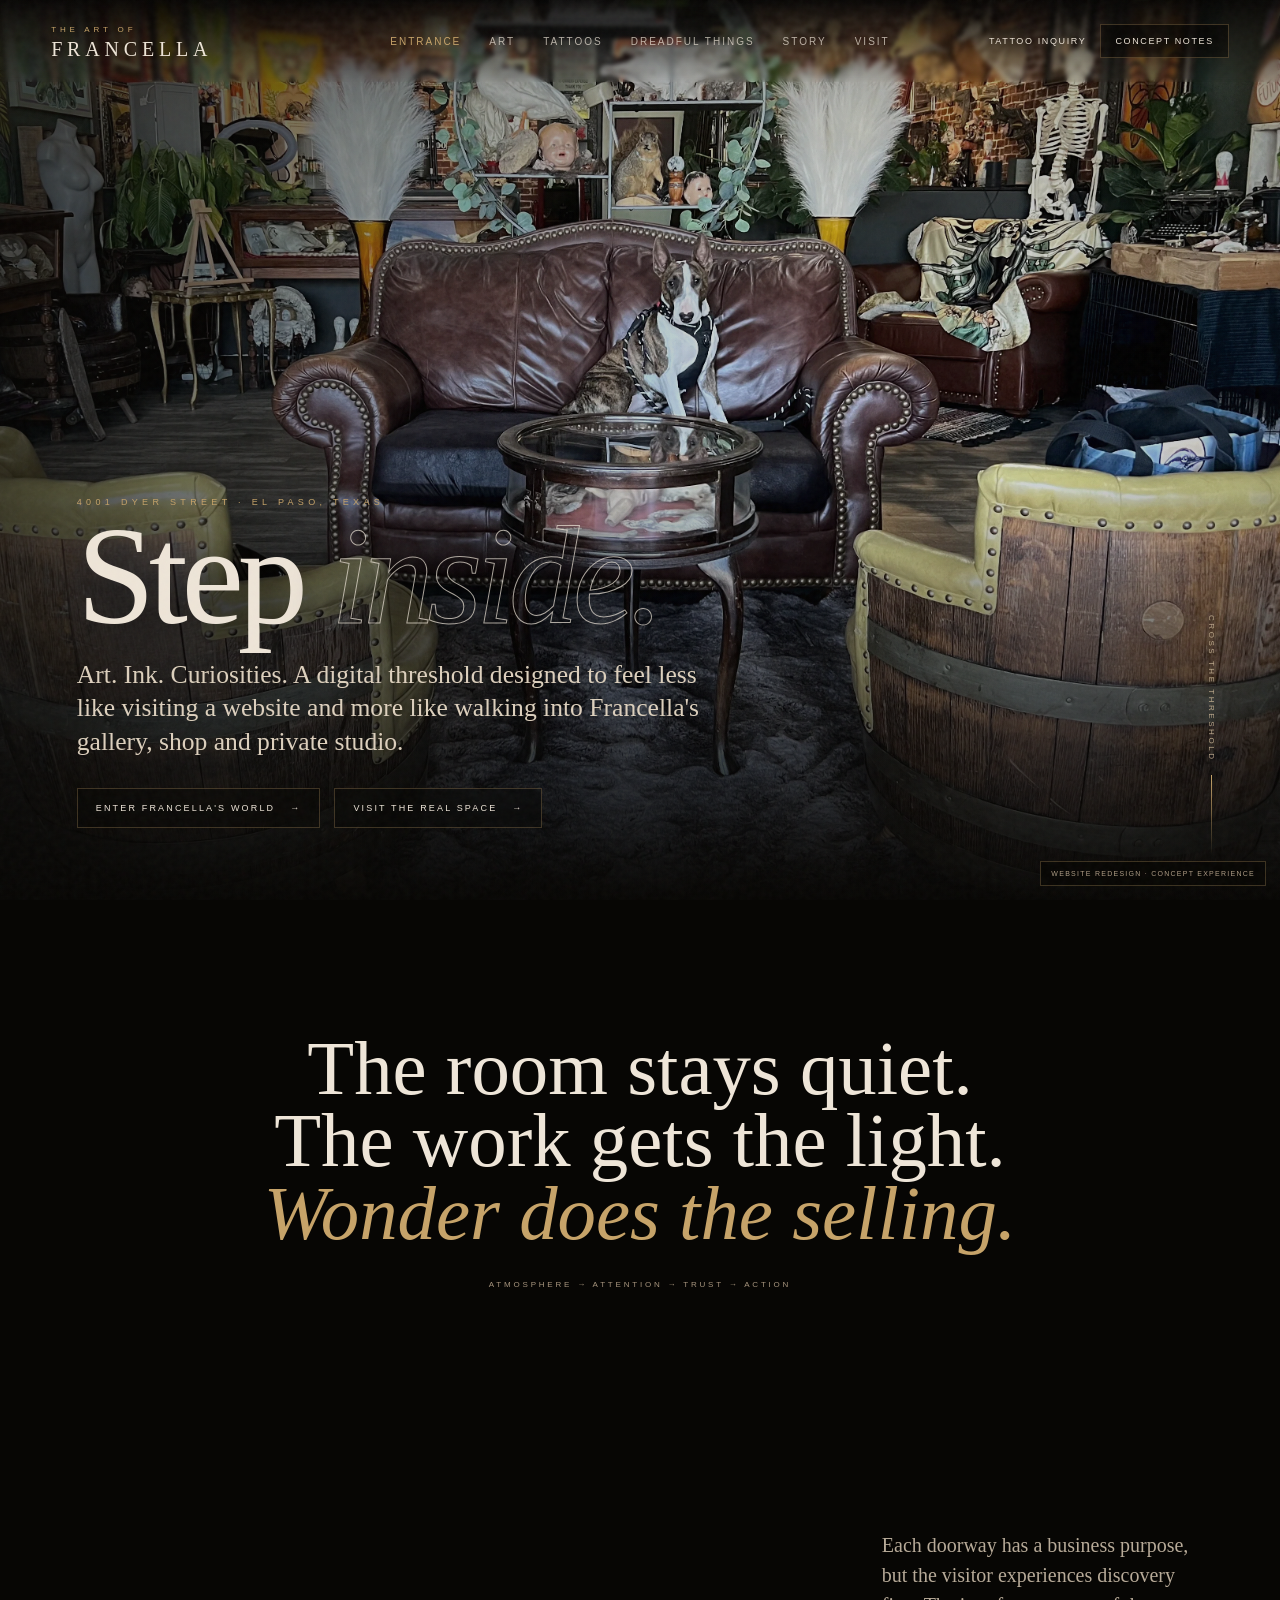
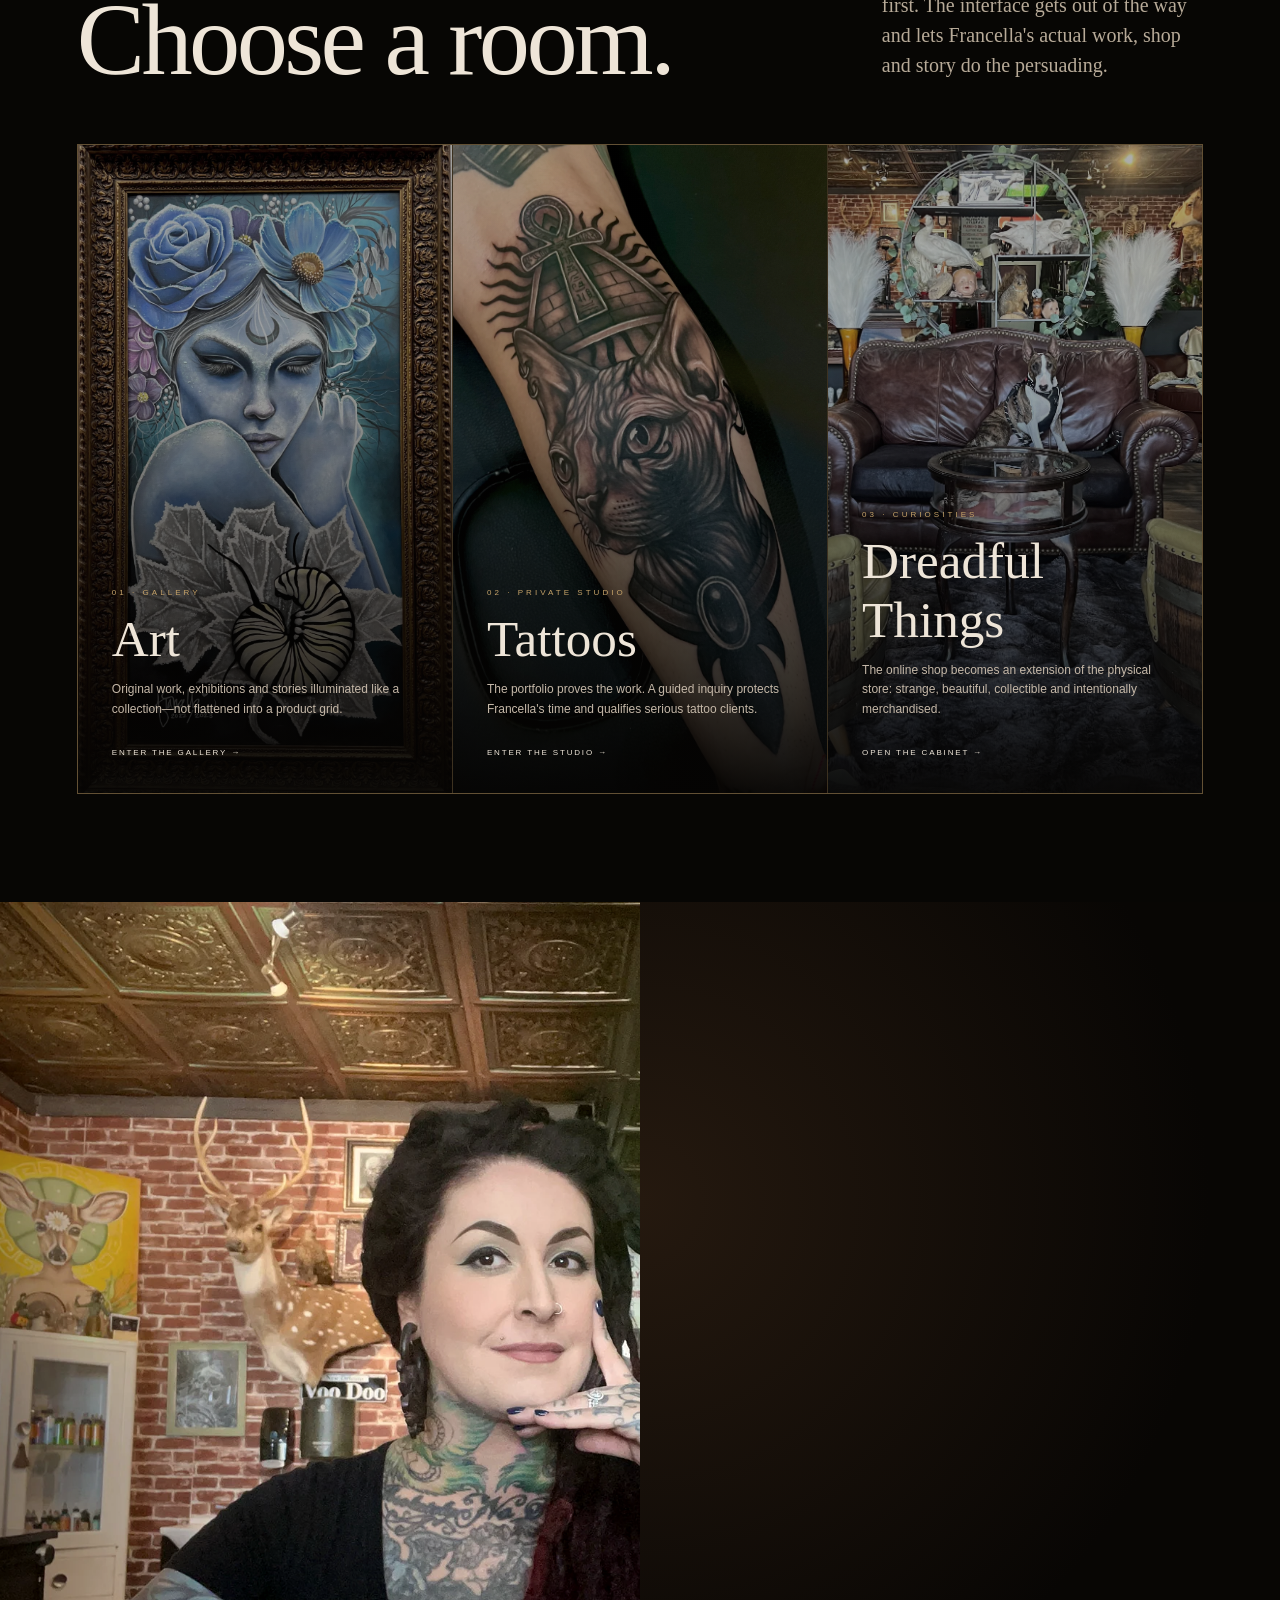
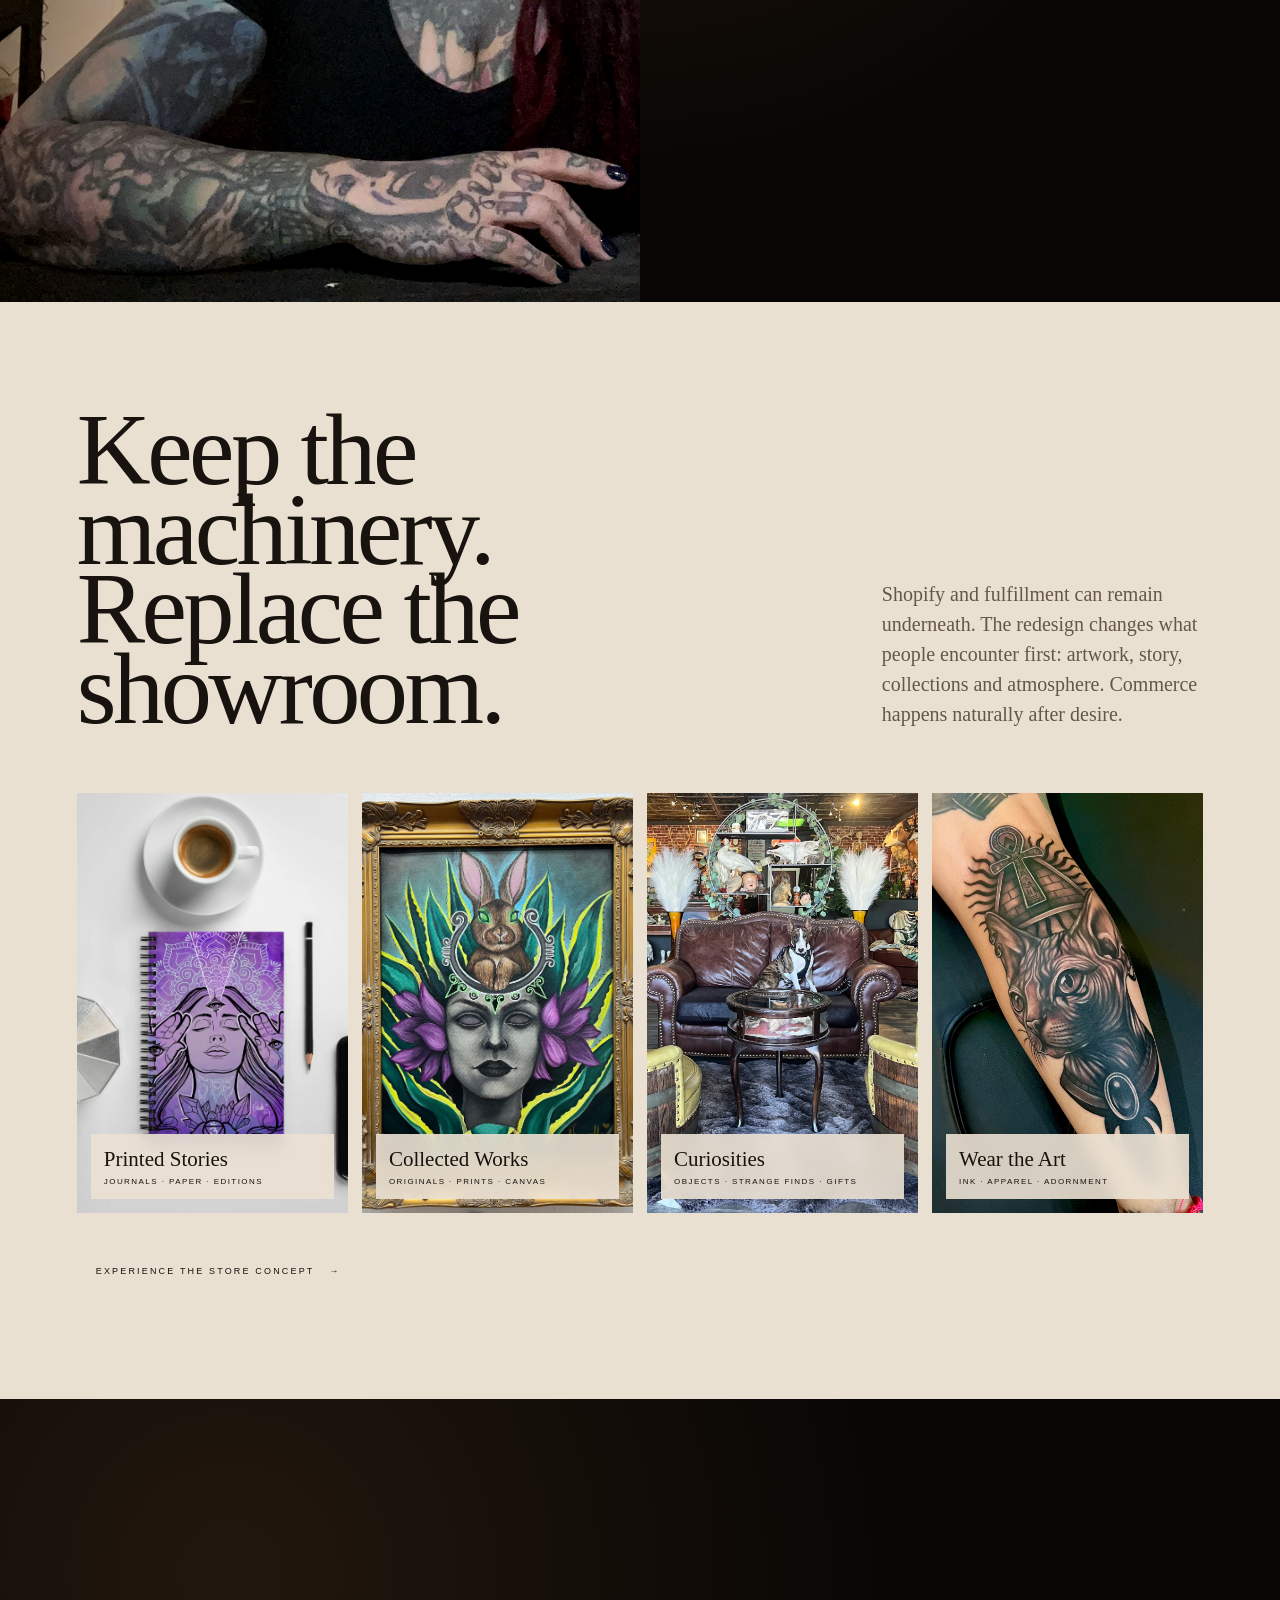
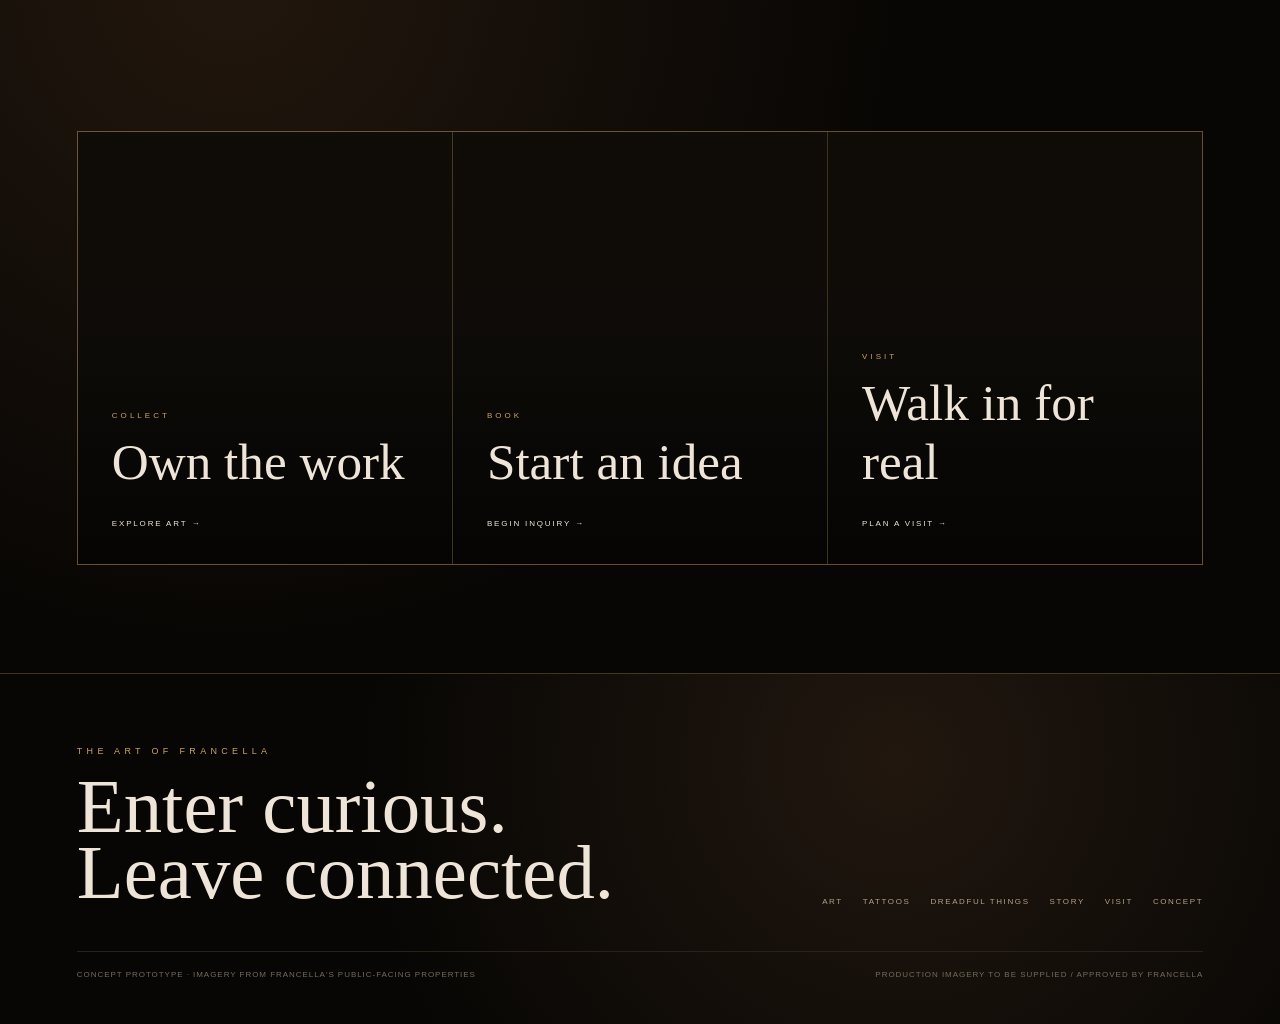
<file: index.html>
<!doctype html><html lang="en"><head><meta charset="utf-8"><meta name="viewport" content="width=device-width,initial-scale=1"><title>The Art of Francella — Digital Gallery Concept</title><meta name="description" content="Explore Francella's gallery concept: original art, custom tattoos and Dreadful Things curiosities in El Paso, Texas."><meta name="robots" content="noindex,follow"><link rel="canonical" href="https://bdkelp.github.io/francella-gallery-demo/"><meta property="og:type" content="website"><meta property="og:site_name" content="The Art of Francella"><meta property="og:title" content="The Art of Francella | Art, Tattoos &amp; Curiosities"><meta property="og:description" content="Explore Francella's gallery concept: original art, custom tattoos and Dreadful Things curiosities in El Paso, Texas."><meta property="og:url" content="https://bdkelp.github.io/francella-gallery-demo/"><meta property="og:image" content="https://bdkelp.github.io/francella-gallery-demo/assets/francella_og_40.jpg"><meta property="og:image:width" content="1200"><meta property="og:image:height" content="628"><meta property="og:image:alt" content="Francella art, tattoos and curiosities — El Paso, Texas"><meta name="twitter:card" content="summary_large_image"><meta name="twitter:image" content="https://bdkelp.github.io/francella-gallery-demo/assets/francella_og_40.jpg"><meta name="description" content="Explore Francella's gallery concept: original artwork, custom tattoo artistry and Dreadful Things curiosities in El Paso, Texas."><meta name="robots" content="noindex,follow"><link rel="canonical" href="https://bdkelp.github.io/francella-gallery-demo/"><meta property="og:type" content="website"><meta property="og:site_name" content="The Art of Francella"><meta property="og:title" content="The Art of Francella | Art, Tattoos &amp; Curiosities in El Paso"><meta property="og:description" content="Explore Francella's gallery concept: original artwork, custom tattoo artistry and Dreadful Things curiosities in El Paso, Texas."><meta property="og:url" content="https://bdkelp.github.io/francella-gallery-demo/"><meta property="og:image" content="https://bdkelp.github.io/francella-gallery-demo/assets/francella_og_40.jpg"><meta property="og:image:alt" content="The Art of Francella — gallery and studio concept"><meta name="twitter:card" content="summary_large_image"><meta name="twitter:title" content="The Art of Francella | Art, Tattoos &amp; Curiosities in El Paso"><meta name="twitter:description" content="Explore Francella's gallery concept: original artwork, custom tattoo artistry and Dreadful Things curiosities in El Paso, Texas."><meta name="twitter:image" content="https://bdkelp.github.io/francella-gallery-demo/assets/francella_og_40.jpg"><link rel="stylesheet" href="styles.css"></head><body><div class="spotlight"></div><div class="demo-badge">Website redesign · concept experience</div>
<header class="site-nav"><a class="brand" href="index.html"><small>The Art of</small>Francella</a><nav class="nav-links"><a class="active" href="index.html">Entrance</a><a href="art.html">Art</a><a href="tattoos.html">Tattoos</a><a href="dreadful-things.html">Dreadful Things</a><a href="story.html">Story</a><a href="visit.html">Visit</a></nav><div class="nav-actions"><a href="tattoo-inquiry.html">Tattoo inquiry</a><a class="outline" href="concept.html">Concept notes</a><button class="menu-btn" aria-label="Menu">☰</button></div></header><nav class="mobile-menu"><a href="art.html">Art</a><a href="tattoos.html">Tattoos</a><a href="dreadful-things.html">Dreadful Things</a><a href="story.html">Story</a><a href="visit.html">Visit</a><a href="tattoo-inquiry.html">Tattoo inquiry</a></nav>
<main>
<section class="room-hero"><div class="bg" style="background-image:url('assets/dreadful-things-interior.webp')"></div><div class="hero-copy"><div class="kicker reveal">4001 Dyer Street · El Paso, Texas</div><h1 class="reveal">Step <em>inside.</em></h1><p class="reveal">Art. Ink. Curiosities. A digital threshold designed to feel less like visiting a website and more like walking into Francella's gallery, shop and private studio.</p><div class="hero-actions reveal"><a class="btn" href="#rooms">Enter Francella's world</a><a class="btn" href="visit.html">Visit the real space</a></div></div><div class="scroll-cue">Cross the threshold</div></section>
<section class="quote dark"><blockquote class="reveal">The room stays quiet.<br>The work gets the light.<br><em>Wonder does the selling.</em><small>Atmosphere → attention → trust → action</small></blockquote></section>
<section class="section" id="rooms"><div class="section-title reveal"><h2>Choose a room.</h2><p>Each doorway has a business purpose, but the visitor experiences discovery first. The interface gets out of the way and lets Francella's actual work, shop and story do the persuading.</p></div><div class="portal-grid">
<a class="portal" href="art.html"><div class="img" style="background-image:url('assets/winter-frost.webp')"></div><div class="portal-copy"><small>01 · Gallery</small><h3>Art</h3><p>Original work, exhibitions and stories illuminated like a collection—not flattened into a product grid.</p><span>Enter the gallery →</span></div></a>
<a class="portal" href="tattoos.html"><div class="img" style="background-image:url('assets/tattoo-cat.webp')"></div><div class="portal-copy"><small>02 · Private Studio</small><h3>Tattoos</h3><p>The portfolio proves the work. A guided inquiry protects Francella's time and qualifies serious tattoo clients.</p><span>Enter the studio →</span></div></a>
<a class="portal" href="dreadful-things.html"><div class="img" style="background-image:url('assets/dreadful-things-interior.webp')"></div><div class="portal-copy"><small>03 · Curiosities</small><h3>Dreadful Things</h3><p>The online shop becomes an extension of the physical store: strange, beautiful, collectible and intentionally merchandised.</p><span>Open the cabinet →</span></div></a>
</div></section>
<section class="split"><div class="split-image" style="background-image:url('assets/francella-portrait-studio.webp')"></div><div class="split-copy"><div class="kicker reveal">The artist is part of the experience</div><h2 class="reveal">Not a new artist.<br>A better stage.</h2><p class="reveal">Francella has been creating, selling and building physical spaces for years. The digital experience should establish that caliber immediately: lifelong El Paso artist, professional tattoo artist since 2008, creator of Dreadful Things, and the artist behind <em>Conversations With the Universe</em>.</p><div class="stats reveal"><div class="stat"><strong>2008</strong><span>Professional tattoo career</span></div><div class="stat"><strong>2×</strong><span>Best of Show awards</span></div><div class="stat"><strong>2025</strong><span>Solo exhibition</span></div><div class="stat"><strong>El Paso</strong><span>Gallery · shop · studio</span></div></div><div class="hero-actions reveal"><a class="btn" href="story.html">Meet Francella</a></div></div></section>
<section class="section paper"><div class="section-title reveal"><h2>Keep the machinery.<br>Replace the showroom.</h2><p>Shopify and fulfillment can remain underneath. The redesign changes what people encounter first: artwork, story, collections and atmosphere. Commerce happens naturally after desire.</p></div><div class="collection-row reveal"><div class="collection-card"><img src="assets/see-spiral-notebook.webp" alt="Francella notebook"><div class="cap"><strong>Printed Stories</strong><small>Journals · paper · editions</small></div></div><div class="collection-card"><img src="assets/mayahuel.jpg" alt="Art by Francella"><div class="cap"><strong>Collected Works</strong><small>Originals · prints · canvas</small></div></div><div class="collection-card"><img src="assets/dreadful-things-interior.webp" alt="Dreadful Things"><div class="cap"><strong>Curiosities</strong><small>Objects · strange finds · gifts</small></div></div><div class="collection-card"><img src="assets/tattoo-cat.webp" alt="Tattoo by Francella"><div class="cap"><strong>Wear the Art</strong><small>Ink · apparel · adornment</small></div></div></div><div style="margin-top:38px" class="reveal"><a class="btn light" href="dreadful-things.html">Experience the store concept</a></div></section>
<section class="section dark"><div class="section-title reveal"><h2>Four outcomes.<br>One world.</h2><p>The visitor can become a collector, tattoo client, shopper or physical visitor without the experience ever feeling like four unrelated businesses bolted together.</p></div><div class="portal-grid"><a class="portal" href="art.html" style="min-height:48vh"><div class="portal-copy"><small>Collect</small><h3>Own the work</h3><span>Explore art →</span></div></a><a class="portal" href="tattoo-inquiry.html" style="min-height:48vh"><div class="portal-copy"><small>Book</small><h3>Start an idea</h3><span>Begin inquiry →</span></div></a><a class="portal" href="visit.html" style="min-height:48vh"><div class="portal-copy"><small>Visit</small><h3>Walk in for real</h3><span>Plan a visit →</span></div></a></div></section>
</main>
<footer class="footer"><div class="footer-top"><div><div class="kicker">The Art of Francella</div><h2>Enter curious.<br>Leave connected.</h2></div><div class="footer-links"><a href="art.html">Art</a><a href="tattoos.html">Tattoos</a><a href="dreadful-things.html">Dreadful Things</a><a href="story.html">Story</a><a href="visit.html">Visit</a><a href="concept.html">Concept</a></div></div><div class="fine"><span>Concept prototype · imagery from Francella's public-facing properties</span><span>Production imagery to be supplied / approved by Francella</span></div></footer>
<div class="modal"><div class="modal-card"><h3 data-modal-title>Prototype</h3><p data-modal-text></p><button data-close>Close</button></div></div><script src="app.js"></script></body></html>
</file>
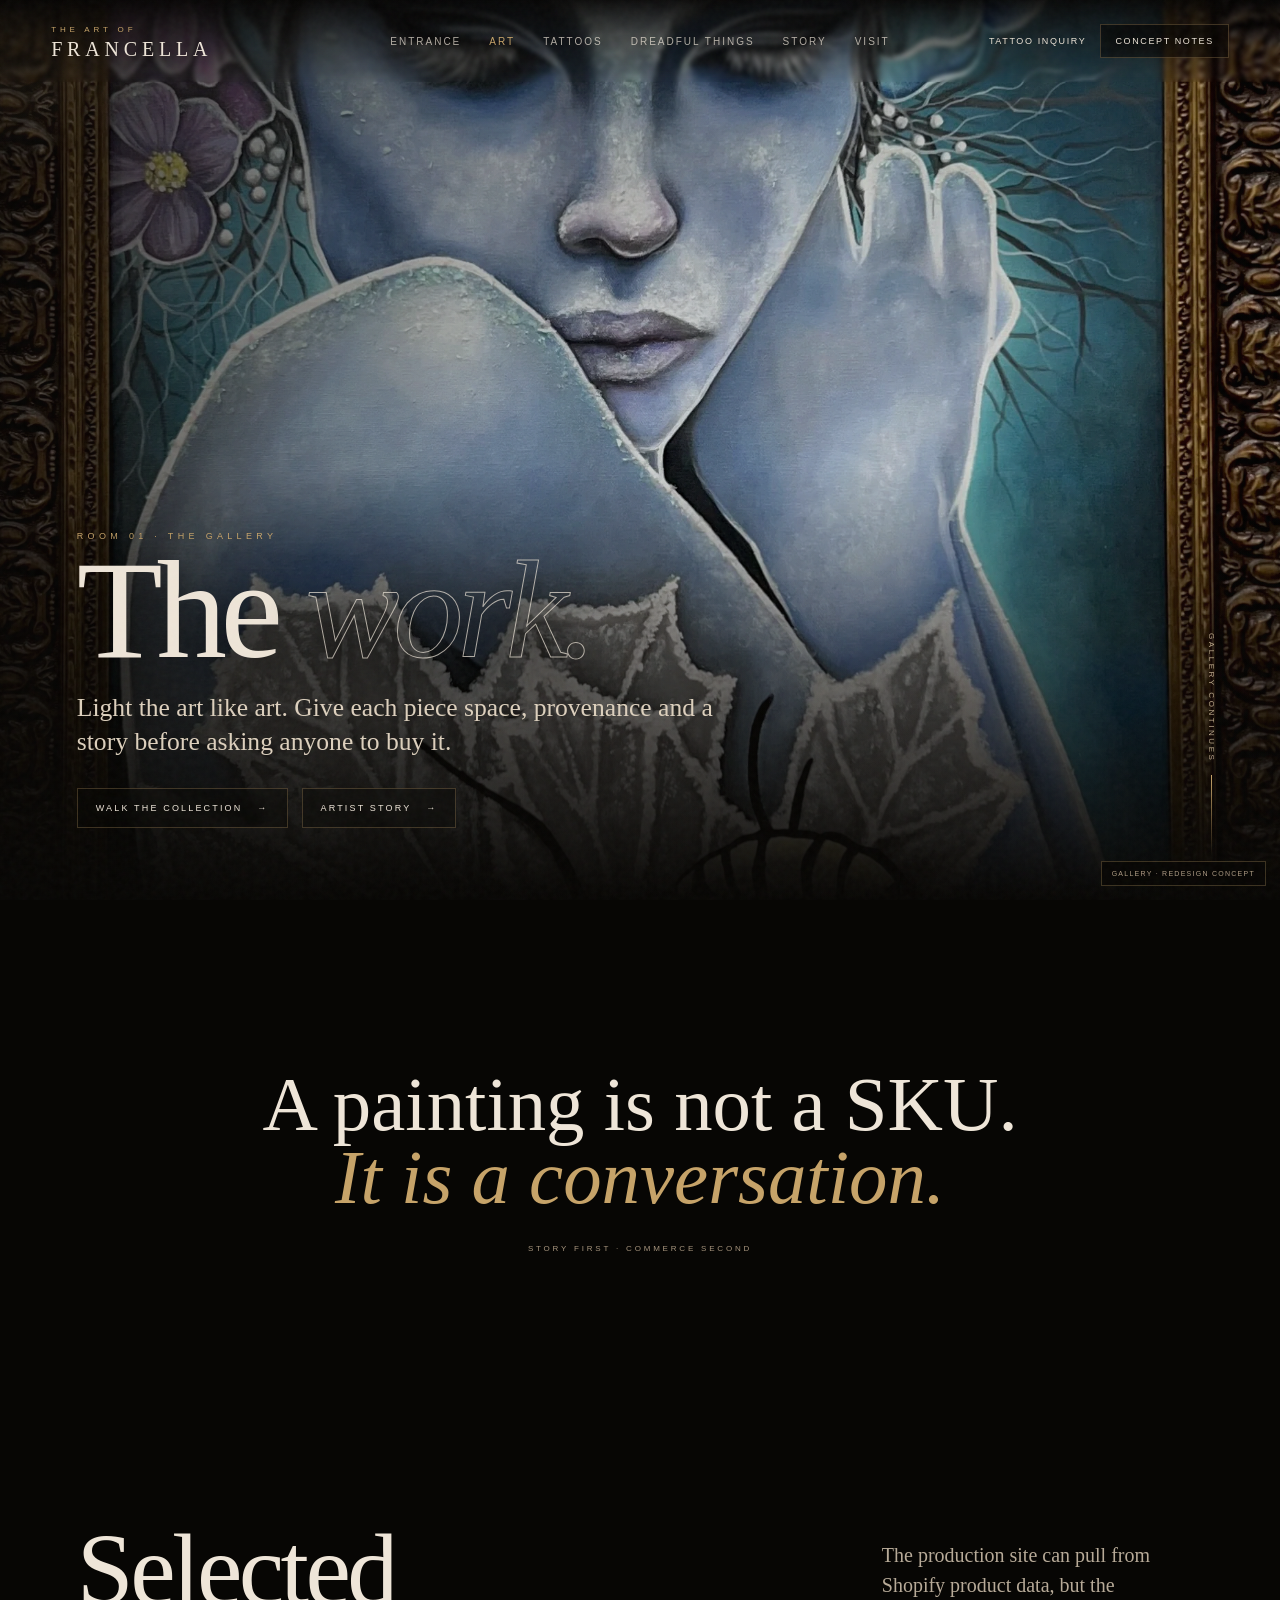
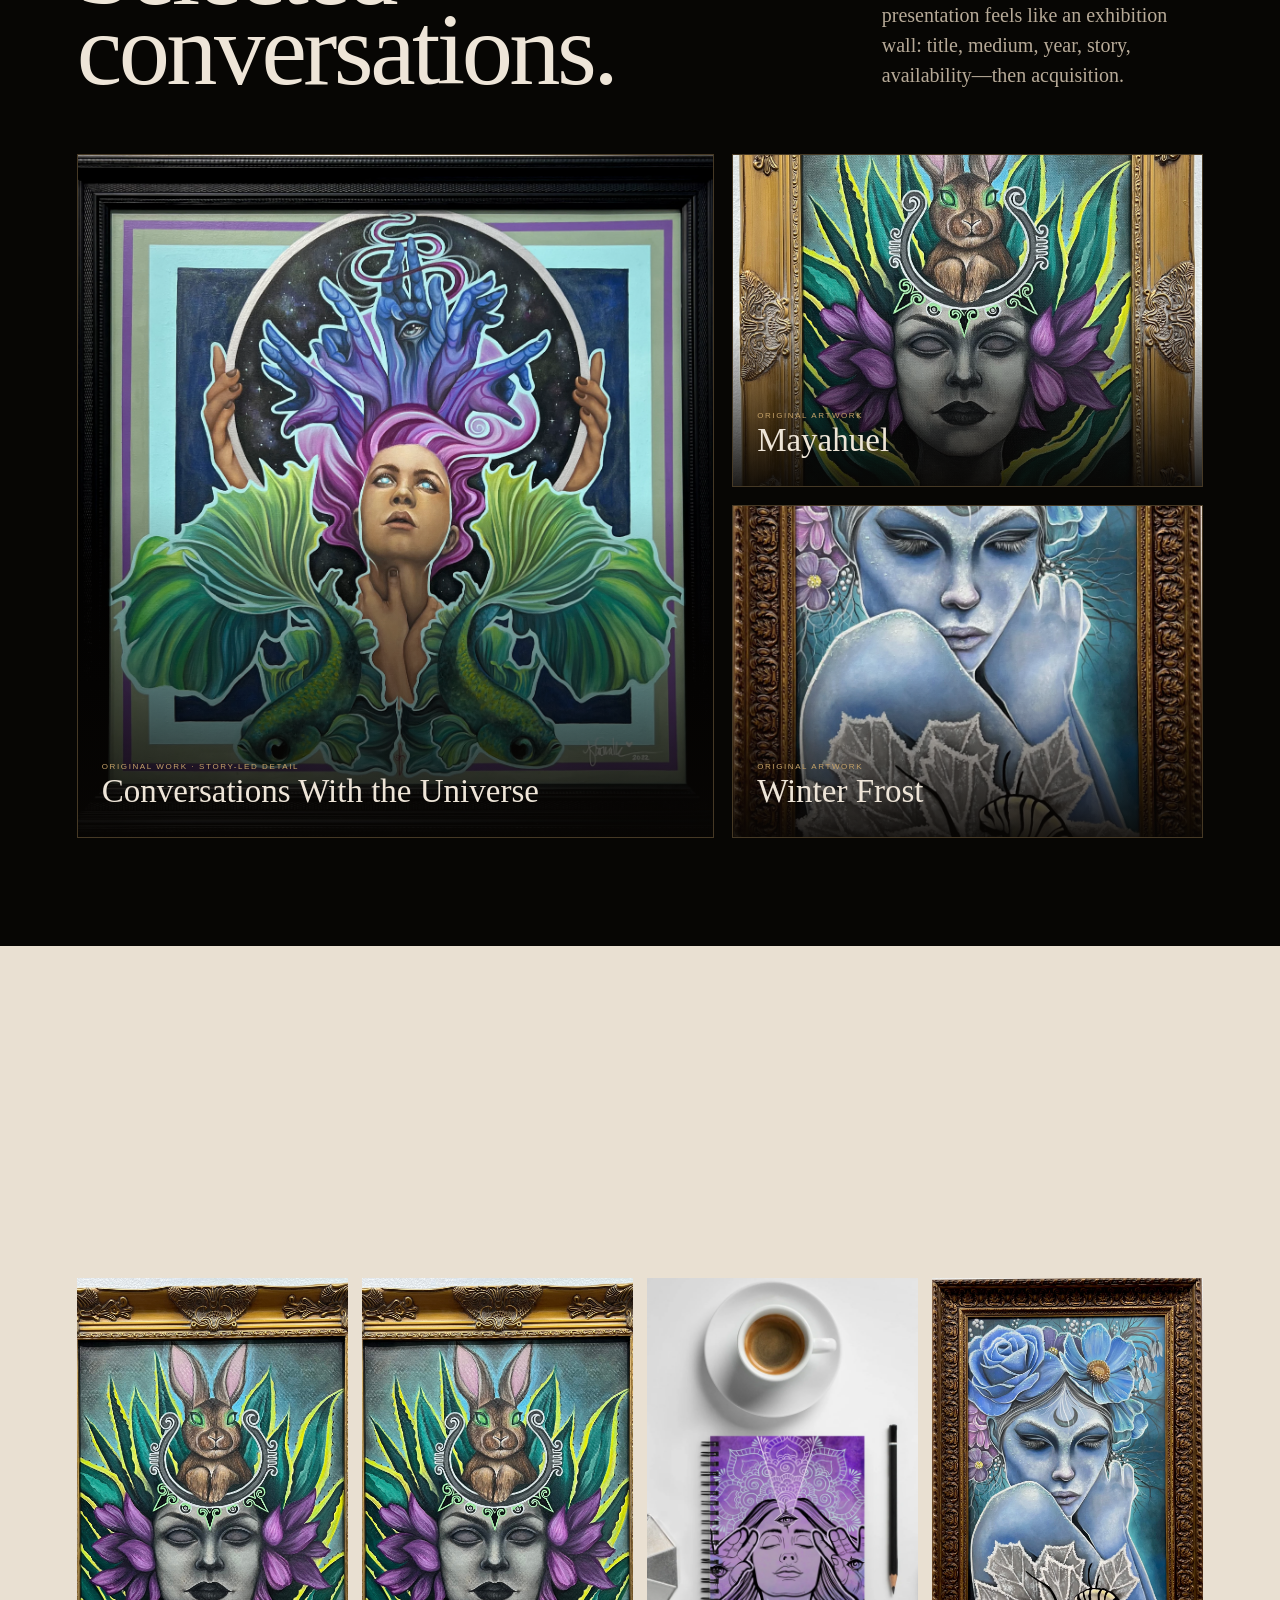
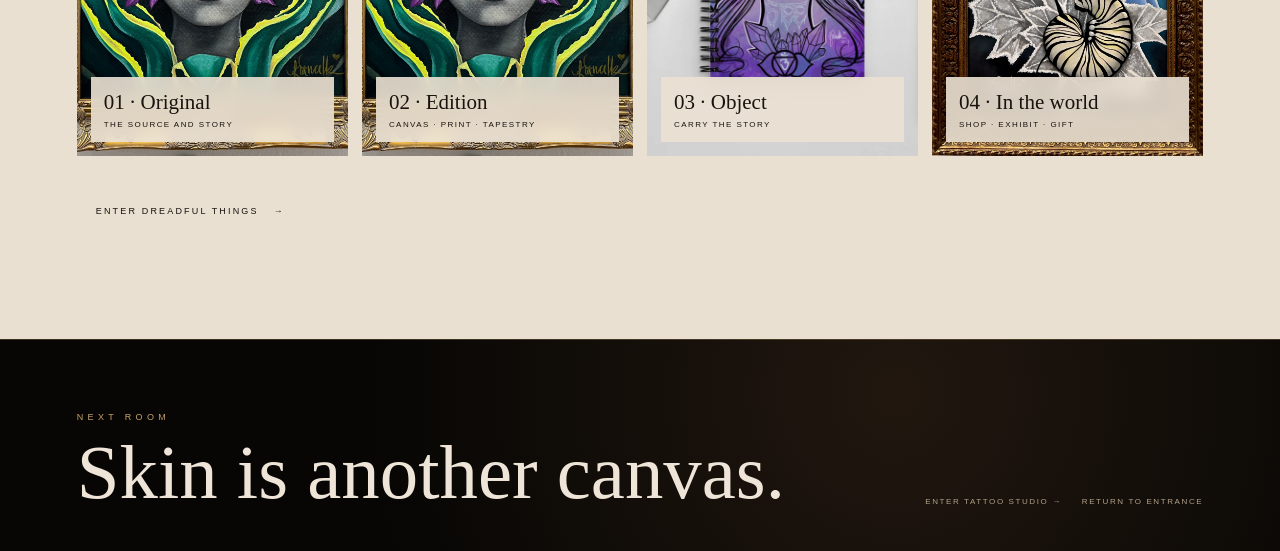
<file: art.html>
<!doctype html><html lang="en"><head><meta charset="utf-8"><meta name="viewport" content="width=device-width,initial-scale=1"><title>Art — The Art of Francella</title><meta name="description" content="Explore the artwork and gallery experience of El Paso artist Francella Baca."><meta name="robots" content="noindex,follow"><link rel="canonical" href="https://bdkelp.github.io/francella-gallery-demo/art.html"><meta property="og:type" content="website"><meta property="og:site_name" content="The Art of Francella"><meta property="og:title" content="Original Art &amp; Gallery | The Art of Francella"><meta property="og:description" content="Explore the artwork and gallery experience of El Paso artist Francella Baca."><meta property="og:url" content="https://bdkelp.github.io/francella-gallery-demo/art.html"><meta property="og:image" content="https://bdkelp.github.io/francella-gallery-demo/assets/winter-frost.webp"><meta name="twitter:card" content="summary_large_image"><meta name="twitter:image" content="https://bdkelp.github.io/francella-gallery-demo/assets/winter-frost.webp"><meta name="description" content="Discover the art gallery experience of El Paso artist Francella Baca, featuring original work, collected pieces and the stories behind the art."><meta name="robots" content="noindex,follow"><link rel="canonical" href="https://bdkelp.github.io/francella-gallery-demo/art.html"><meta property="og:type" content="website"><meta property="og:site_name" content="The Art of Francella"><meta property="og:title" content="Original Art &amp; Gallery | The Art of Francella"><meta property="og:description" content="Discover the art gallery experience of El Paso artist Francella Baca, featuring original work, collected pieces and the stories behind the art."><meta property="og:url" content="https://bdkelp.github.io/francella-gallery-demo/art.html"><meta property="og:image" content="https://bdkelp.github.io/francella-gallery-demo/assets/winter-frost.webp"><meta property="og:image:alt" content="The Art of Francella — gallery and studio concept"><meta name="twitter:card" content="summary_large_image"><meta name="twitter:title" content="Original Art &amp; Gallery | The Art of Francella"><meta name="twitter:description" content="Discover the art gallery experience of El Paso artist Francella Baca, featuring original work, collected pieces and the stories behind the art."><meta name="twitter:image" content="https://bdkelp.github.io/francella-gallery-demo/assets/winter-frost.webp"><link rel="stylesheet" href="styles.css"></head><body><div class="spotlight"></div><div class="demo-badge">Gallery · redesign concept</div>
<header class="site-nav"><a class="brand" href="index.html"><small>The Art of</small>Francella</a><nav class="nav-links"><a href="index.html">Entrance</a><a class="active" href="art.html">Art</a><a href="tattoos.html">Tattoos</a><a href="dreadful-things.html">Dreadful Things</a><a href="story.html">Story</a><a href="visit.html">Visit</a></nav><div class="nav-actions"><a href="tattoo-inquiry.html">Tattoo inquiry</a><a class="outline" href="concept.html">Concept notes</a><button class="menu-btn">☰</button></div></header><nav class="mobile-menu"><a href="index.html">Entrance</a><a href="tattoos.html">Tattoos</a><a href="dreadful-things.html">Dreadful Things</a><a href="story.html">Story</a><a href="visit.html">Visit</a></nav>
<main><section class="room-hero"><div class="bg" style="background-image:url('assets/winter-frost.webp')"></div><div class="hero-copy"><div class="kicker reveal">Room 01 · The Gallery</div><h1 class="reveal">The <em>work.</em></h1><p class="reveal">Light the art like art. Give each piece space, provenance and a story before asking anyone to buy it.</p><div class="hero-actions reveal"><a class="btn" href="#collection">Walk the collection</a><a class="btn" href="story.html">Artist story</a></div></div><div class="scroll-cue">Gallery continues</div></section>
<section class="quote dark"><blockquote class="reveal">A painting is not a SKU.<br><em>It is a conversation.</em><small>Story first · commerce second</small></blockquote></section>
<section class="section" id="collection"><div class="section-title reveal"><h2>Selected conversations.</h2><p>The production site can pull from Shopify product data, but the presentation feels like an exhibition wall: title, medium, year, story, availability—then acquisition.</p></div><div class="gallery-grid">
<a class="gallery-piece" href="#" data-demo="In production, this opens the artwork story page with title, medium, year, Francella's narrative, dimensions, availability, and related editions/products." data-demo-title="Artwork detail"><div class="art" style="background-image:url('assets/spirit-guides.webp')"></div><div class="piece-label"><small>Original work · story-led detail</small><h3>Conversations With the Universe</h3></div></a>
<div class="stack"><a class="gallery-piece small" href="#" data-demo="Prototype artwork story: this card would use the actual approved high-resolution artwork and the artist's own narrative from the existing collection." data-demo-title="Mayahuel"><div class="art" style="background-image:url('assets/mayahuel.jpg')"></div><div class="piece-label"><small>Original artwork</small><h3>Mayahuel</h3></div></a><a class="gallery-piece small" href="#" data-demo="Prototype artwork story: the visitor discovers the meaning first, then sees original availability and print/product editions inspired by the piece." data-demo-title="Winter Frost"><div class="art" style="background-image:url('assets/winter-frost.webp')"></div><div class="piece-label"><small>Original artwork</small><h3>Winter Frost</h3></div></a></div></div></section>
<section class="section paper"><div class="section-title reveal"><h2>From original<br>to collected object.</h2><p>One artwork can become a coherent collection—print, journal, wearable piece, home object—without making the artist feel like a print-on-demand catalog.</p></div><div class="collection-row reveal"><div class="collection-card"><img src="assets/mayahuel.jpg" alt="Francella artwork"><div class="cap"><strong>01 · Original</strong><small>The source and story</small></div></div><div class="collection-card"><img src="assets/mayahuel.jpg" alt="Francella print"><div class="cap"><strong>02 · Edition</strong><small>Canvas · print · tapestry</small></div></div><div class="collection-card"><img src="assets/see-spiral-notebook.webp" alt="Francella journal"><div class="cap"><strong>03 · Object</strong><small>Carry the story</small></div></div><div class="collection-card"><img src="assets/winter-frost.webp" alt="Dreadful Things shop"><div class="cap"><strong>04 · In the world</strong><small>Shop · exhibit · gift</small></div></div></div><div style="margin-top:35px"><a class="btn light" href="dreadful-things.html">Enter Dreadful Things</a></div></section></main>
<footer class="footer"><div class="footer-top"><div><div class="kicker">Next room</div><h2>Skin is another canvas.</h2></div><div class="footer-links"><a href="tattoos.html">Enter tattoo studio →</a><a href="index.html">Return to entrance</a></div></div></footer><div class="modal"><div class="modal-card"><h3 data-modal-title></h3><p data-modal-text></p><button data-close>Close</button></div></div><script src="app.js"></script></body></html>
</file>
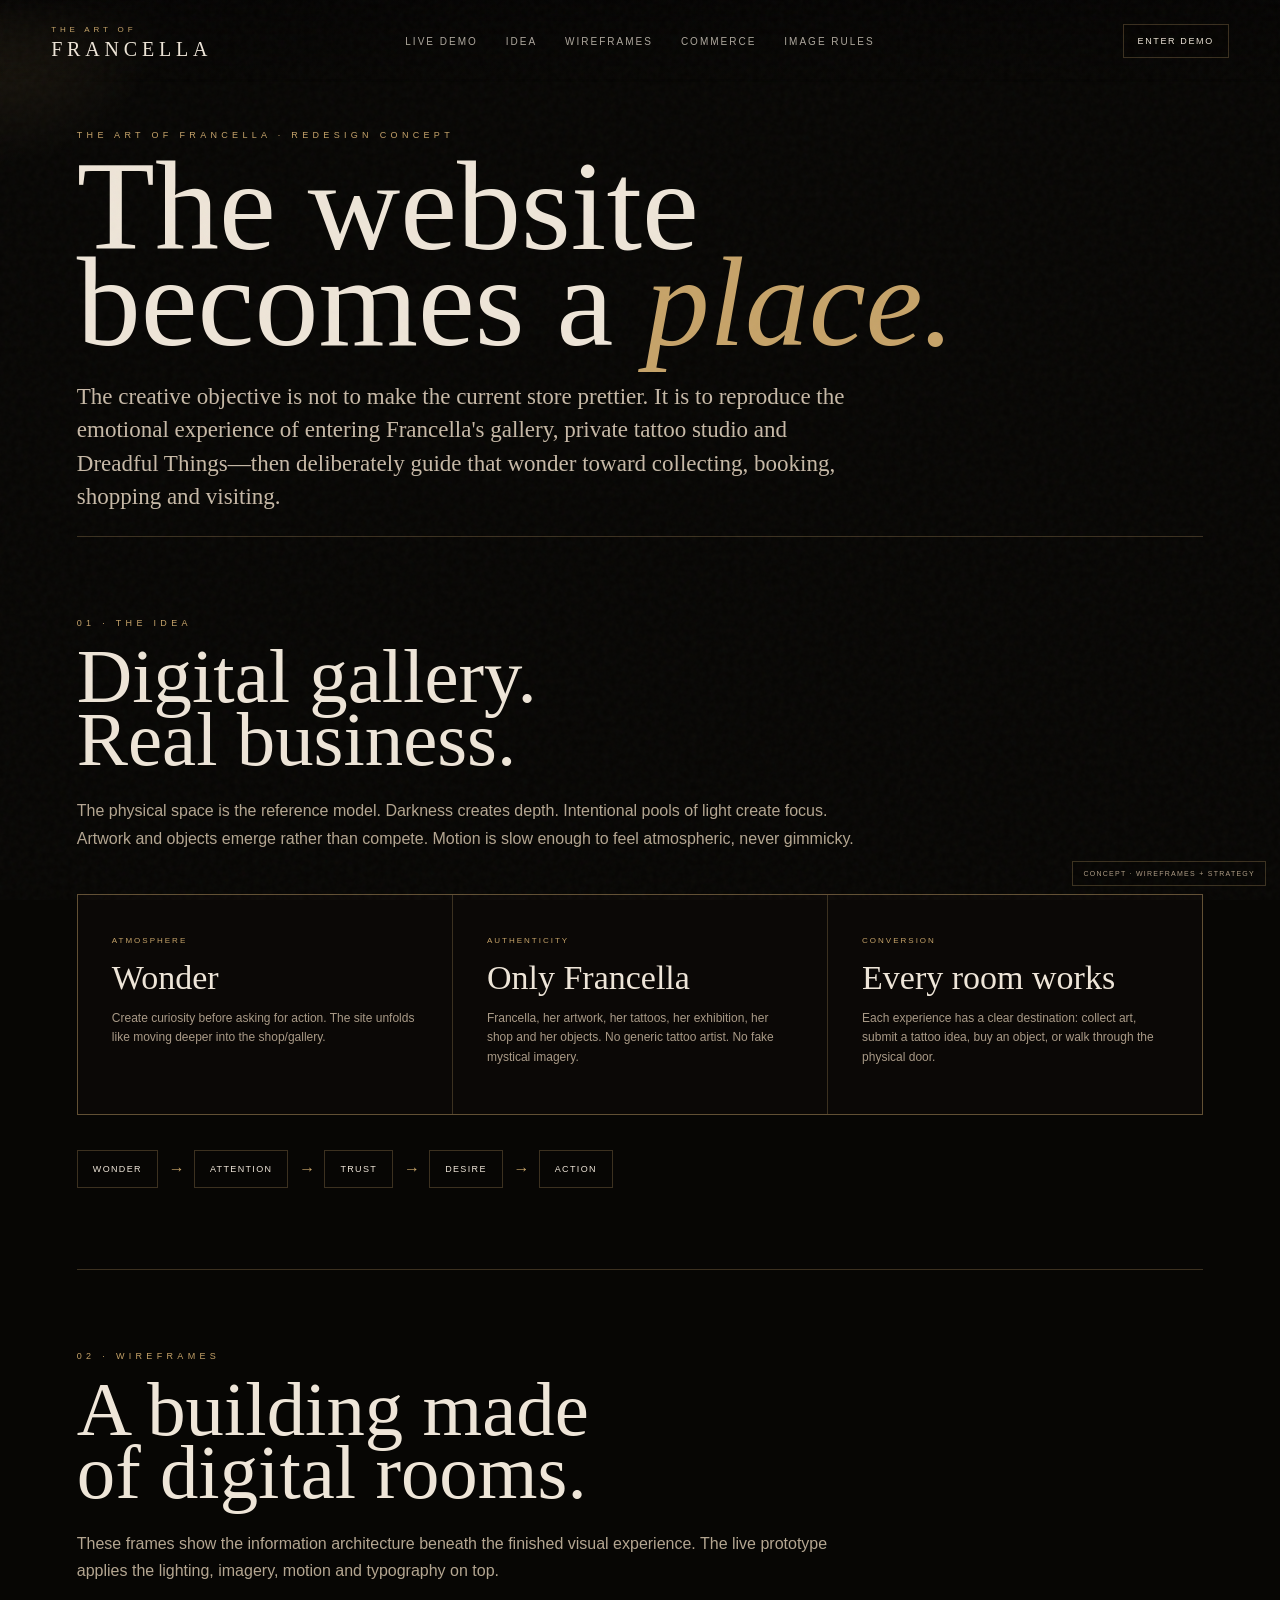
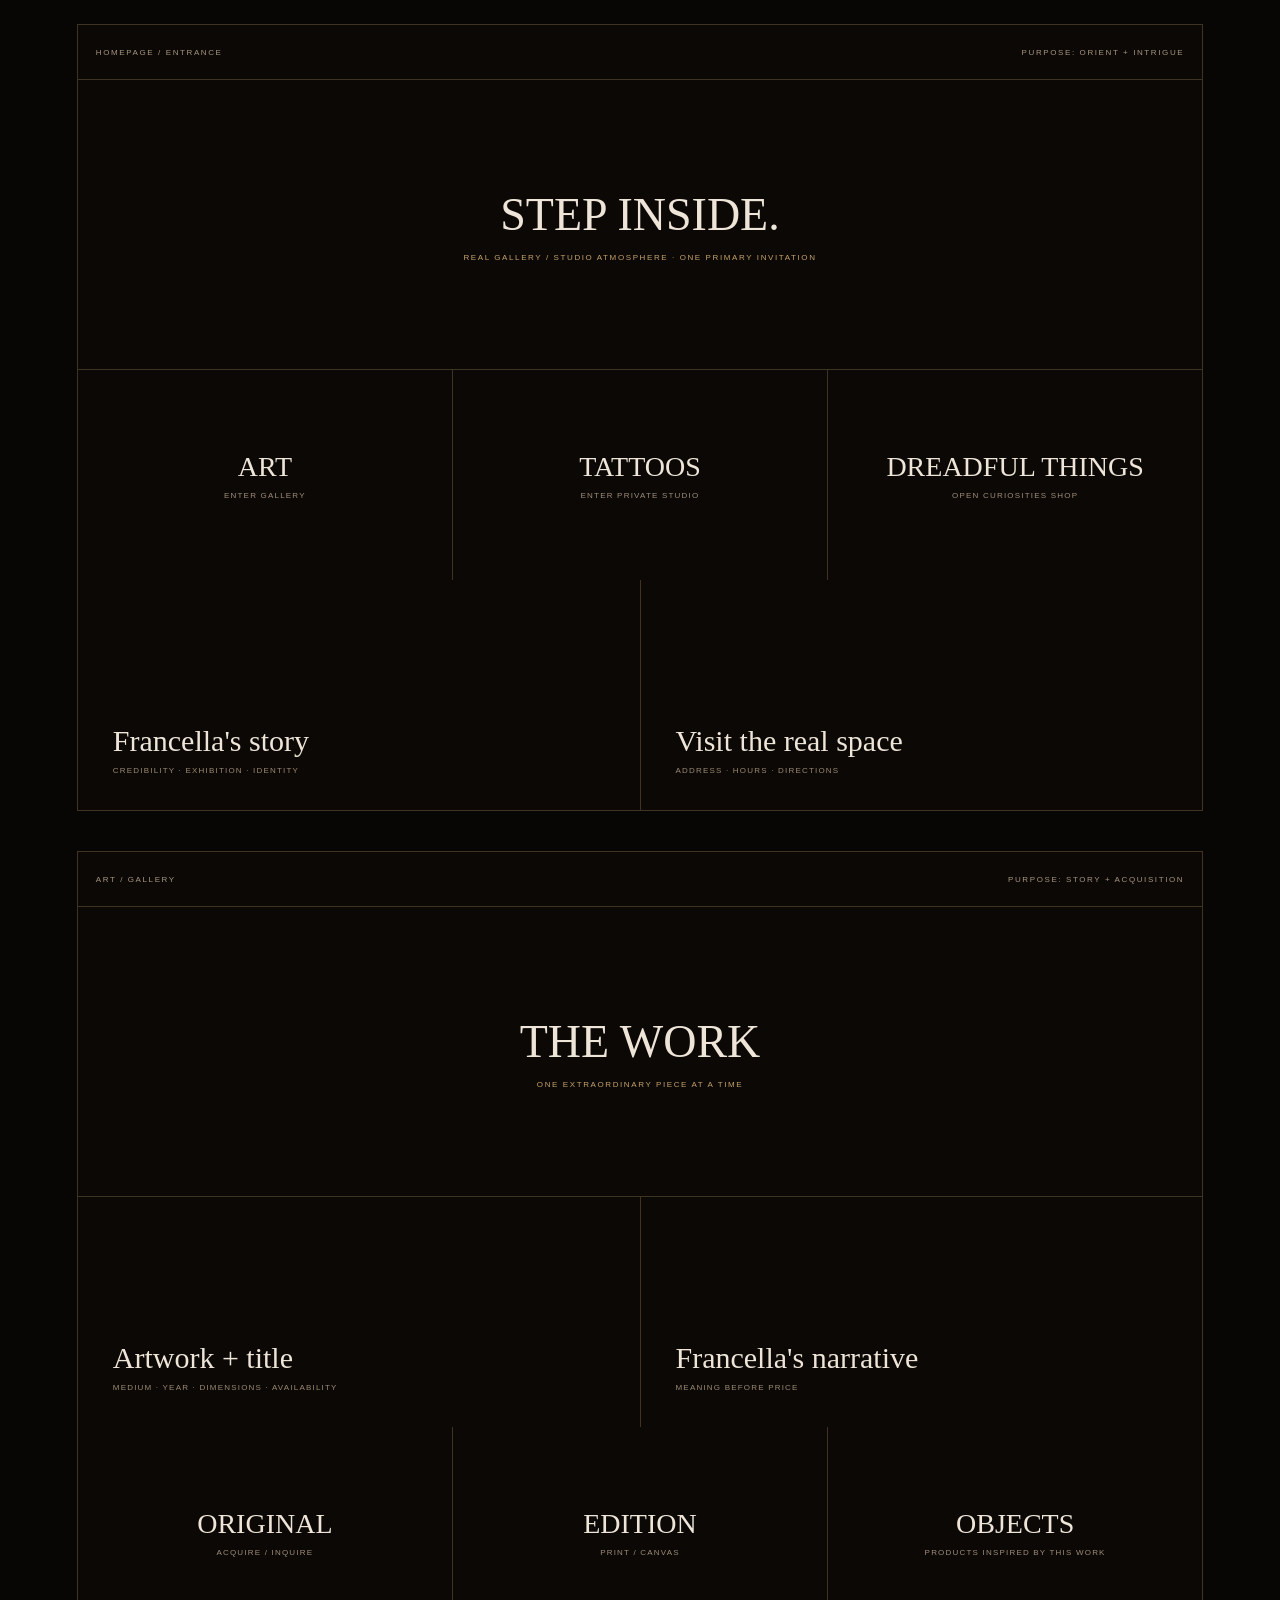
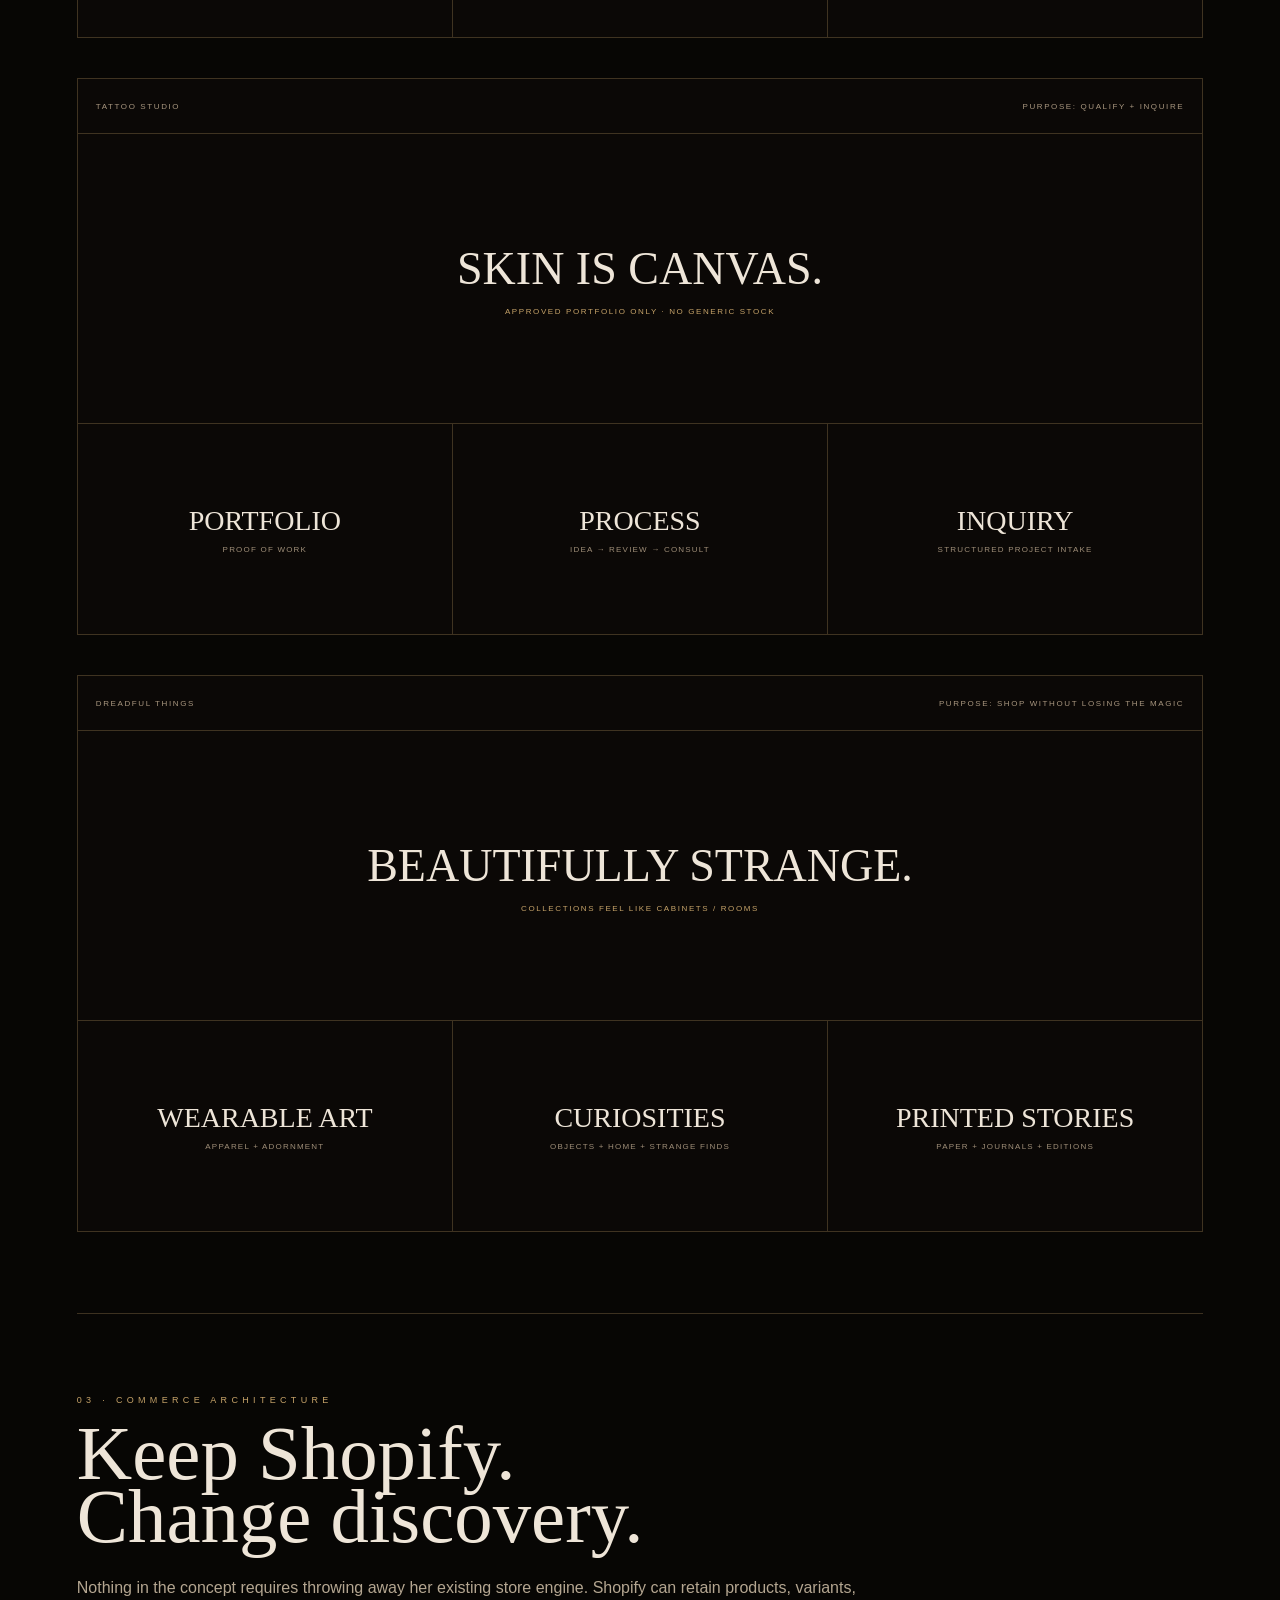
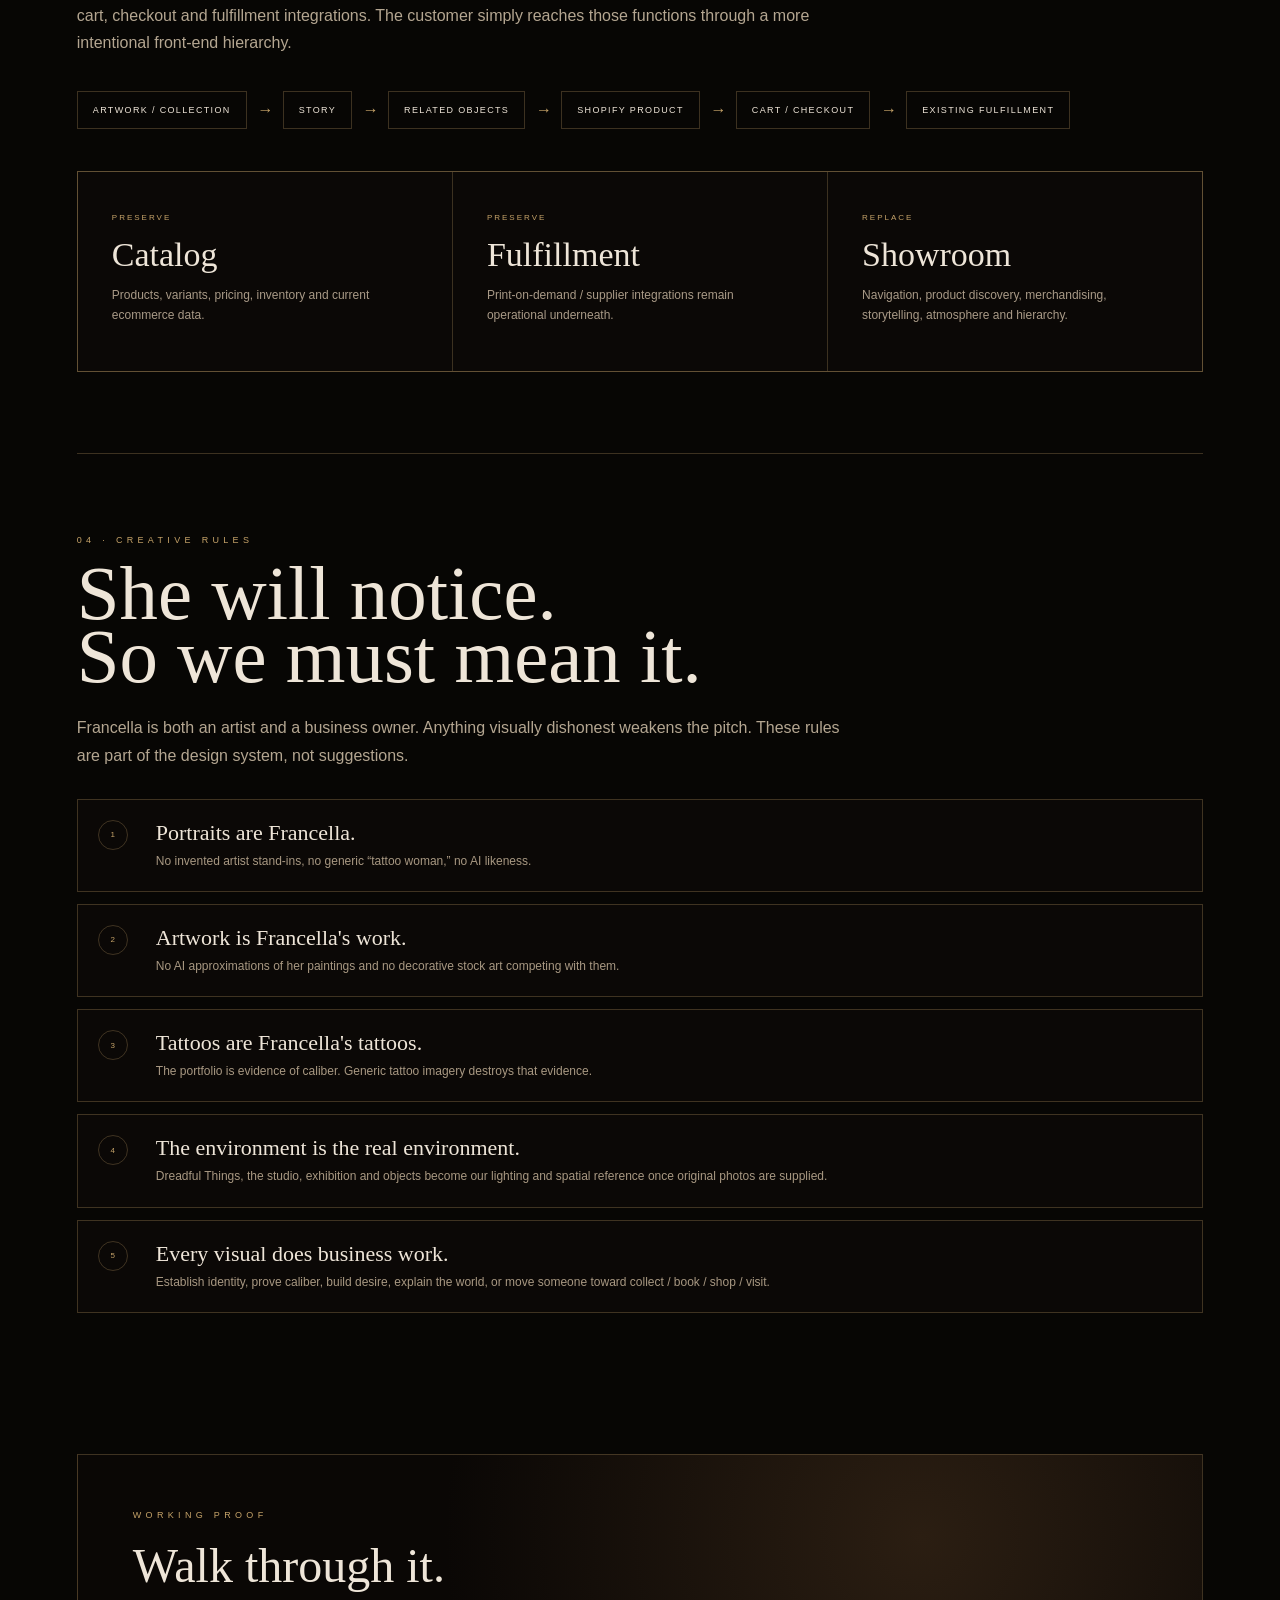
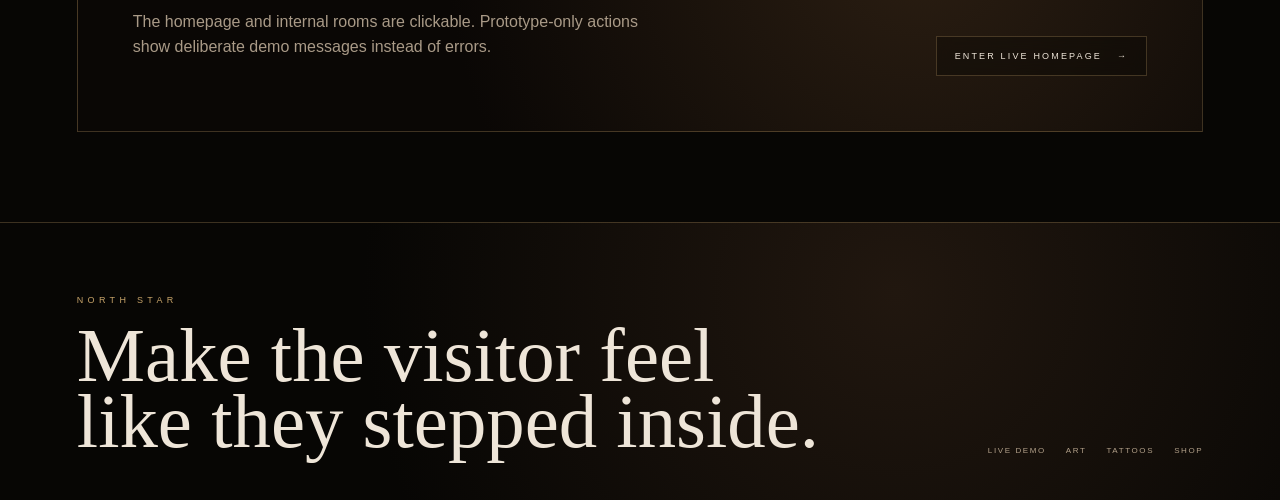
<file: concept.html>
<!doctype html><html lang="en"><head><meta charset="utf-8"><meta name="viewport" content="width=device-width,initial-scale=1"><title>Francella — Digital Gallery Concept</title><meta name="description" content="Explore the website redesign concept for Francella's art gallery, studio and Dreadful Things shop."><meta name="robots" content="noindex,follow"><link rel="canonical" href="https://bdkelp.github.io/francella-gallery-demo/concept.html"><meta property="og:type" content="website"><meta property="og:site_name" content="The Art of Francella"><meta property="og:title" content="Francella Website Redesign | Concept Notes"><meta property="og:description" content="Explore the website redesign concept for Francella's art gallery, studio and Dreadful Things shop."><meta property="og:url" content="https://bdkelp.github.io/francella-gallery-demo/concept.html"><meta property="og:image" content="https://bdkelp.github.io/francella-gallery-demo/assets/dreadful-things-interior.webp"><meta name="twitter:card" content="summary_large_image"><meta name="twitter:image" content="https://bdkelp.github.io/francella-gallery-demo/assets/dreadful-things-interior.webp"><link rel="stylesheet" href="styles.css"><style>
.deck{padding:130px 6vw 10vh}.deck h1{font-size:clamp(72px,10vw,150px);font-weight:400;line-height:.75;margin:0 0 30px}.deck-intro{max-width:780px;font-size:23px;line-height:1.45;color:#c7b9a7}.concept-section{padding:9vh 0;border-top:1px solid var(--line)}.concept-section h2{font-size:clamp(48px,6vw,85px);font-weight:400;line-height:.82;margin:0 0 25px}.concept-section>p{max-width:780px;font-family:Arial,sans-serif;color:#b4a691;line-height:1.7}.pillars{display:grid;grid-template-columns:repeat(3,1fr);gap:1px;background:var(--line);border:1px solid var(--line);margin-top:42px}.pillar{padding:34px;background:#0b0806}.pillar small{font:8px Arial,sans-serif;letter-spacing:.25em;color:var(--gold);text-transform:uppercase}.pillar h3{font-size:34px;font-weight:400;margin:12px 0}.pillar p{font-family:Arial,sans-serif;font-size:12px;line-height:1.65;color:#a99a87}.flow{display:flex;gap:10px;align-items:center;flex-wrap:wrap;margin-top:35px}.flow span{border:1px solid var(--line);padding:13px 15px;font:9px Arial,sans-serif;letter-spacing:.15em;text-transform:uppercase}.flow i{color:var(--gold)}
.wire{margin-top:40px;border:1px solid var(--line);background:#0b0806}.wire-head{height:55px;display:flex;align-items:center;justify-content:space-between;padding:0 18px;border-bottom:1px solid var(--line);font:8px Arial,sans-serif;letter-spacing:.2em;text-transform:uppercase;color:#a8967f}.wf-hero{min-height:290px;display:grid;place-items:center;text-align:center;border-bottom:1px solid var(--line);padding:40px}.wf-hero b{font-size:46px;font-weight:400}.wf-hero span{display:block;margin-top:12px;font:8px Arial,sans-serif;letter-spacing:.2em;color:var(--gold);text-transform:uppercase}.wf-row{display:grid;grid-template-columns:repeat(3,1fr);gap:1px;background:var(--line)}.wf-box{min-height:210px;background:#0b0806;display:grid;place-items:center;text-align:center;padding:25px}.wf-box b{font-size:28px;font-weight:400}.wf-box small{display:block;margin-top:8px;font:8px Arial,sans-serif;letter-spacing:.15em;color:#9f8e78;text-transform:uppercase}.wf-split{display:grid;grid-template-columns:1fr 1fr;gap:1px;background:var(--line)}.wf-split div{min-height:230px;background:#0b0806;padding:35px;display:flex;flex-direction:column;justify-content:end}.wf-split strong{font-size:30px;font-weight:400}.wf-split small{font:8px Arial,sans-serif;letter-spacing:.15em;text-transform:uppercase;color:#9c8a72;margin-top:8px}.rules{display:grid;gap:12px;margin-top:30px}.rule{display:grid;grid-template-columns:40px 1fr;gap:18px;padding:20px;border:1px solid var(--line);background:#0b0806}.rule i{width:30px;height:30px;border:1px solid var(--line);border-radius:50%;display:grid;place-items:center;font:8px Arial,sans-serif;color:var(--gold)}.rule b{font-weight:400;font-size:22px}.rule p{font-family:Arial,sans-serif;font-size:12px;line-height:1.6;color:#a89882;margin:6px 0 0}.cta-band{margin-top:60px;padding:55px;border:1px solid var(--line);background:radial-gradient(circle at 75% 30%,#2b1e12,#0a0705 55%);display:flex;justify-content:space-between;align-items:end;gap:30px}.cta-band h3{font-size:48px;font-weight:400;margin:0}.cta-band p{font-family:Arial,sans-serif;color:#a99a87;max-width:540px;line-height:1.6}
@media(max-width:900px){.pillars,.wf-row,.wf-split{grid-template-columns:1fr}.cta-band{flex-direction:column;align-items:flex-start}}
</style></head><body><div class="spotlight"></div><div class="demo-badge">Concept · wireframes + strategy</div>
<header class="site-nav"><a class="brand" href="index.html"><small>The Art of</small>Francella</a><nav class="nav-links"><a href="index.html">Live demo</a><a href="#idea">Idea</a><a href="#wireframes">Wireframes</a><a href="#commerce">Commerce</a><a href="#rules">Image rules</a></nav><div class="nav-actions"><a class="outline" href="index.html">Enter demo</a><button class="menu-btn">☰</button></div></header><nav class="mobile-menu"><a href="index.html">Enter live demo</a><a href="#idea">Idea</a><a href="#wireframes">Wireframes</a><a href="#commerce">Commerce</a></nav>
<main class="deck"><div class="kicker reveal">The Art of Francella · redesign concept</div><h1 class="reveal">The website<br>becomes a <em style="color:var(--gold);font-weight:400">place.</em></h1><p class="deck-intro reveal">The creative objective is not to make the current store prettier. It is to reproduce the emotional experience of entering Francella's gallery, private tattoo studio and Dreadful Things—then deliberately guide that wonder toward collecting, booking, shopping and visiting.</p>
<section class="concept-section" id="idea"><div class="kicker">01 · The idea</div><h2>Digital gallery.<br>Real business.</h2><p>The physical space is the reference model. Darkness creates depth. Intentional pools of light create focus. Artwork and objects emerge rather than compete. Motion is slow enough to feel atmospheric, never gimmicky.</p><div class="pillars reveal"><div class="pillar"><small>Atmosphere</small><h3>Wonder</h3><p>Create curiosity before asking for action. The site unfolds like moving deeper into the shop/gallery.</p></div><div class="pillar"><small>Authenticity</small><h3>Only Francella</h3><p>Francella, her artwork, her tattoos, her exhibition, her shop and her objects. No generic tattoo artist. No fake mystical imagery.</p></div><div class="pillar"><small>Conversion</small><h3>Every room works</h3><p>Each experience has a clear destination: collect art, submit a tattoo idea, buy an object, or walk through the physical door.</p></div></div><div class="flow"><span>Wonder</span><i>→</i><span>Attention</span><i>→</i><span>Trust</span><i>→</i><span>Desire</span><i>→</i><span>Action</span></div></section>
<section class="concept-section" id="wireframes"><div class="kicker">02 · Wireframes</div><h2>A building made<br>of digital rooms.</h2><p>These frames show the information architecture beneath the finished visual experience. The live prototype applies the lighting, imagery, motion and typography on top.</p>
<div class="wire reveal"><div class="wire-head"><span>Homepage / Entrance</span><span>Purpose: orient + intrigue</span></div><div class="wf-hero"><div><b>STEP INSIDE.</b><span>Real gallery / studio atmosphere · one primary invitation</span></div></div><div class="wf-row"><div class="wf-box"><div><b>ART</b><small>Enter gallery</small></div></div><div class="wf-box"><div><b>TATTOOS</b><small>Enter private studio</small></div></div><div class="wf-box"><div><b>DREADFUL THINGS</b><small>Open curiosities shop</small></div></div></div><div class="wf-split"><div><strong>Francella's story</strong><small>Credibility · exhibition · identity</small></div><div><strong>Visit the real space</strong><small>Address · hours · directions</small></div></div></div>
<div class="wire reveal"><div class="wire-head"><span>Art / Gallery</span><span>Purpose: story + acquisition</span></div><div class="wf-hero"><div><b>THE WORK</b><span>One extraordinary piece at a time</span></div></div><div class="wf-split"><div><strong>Artwork + title</strong><small>Medium · year · dimensions · availability</small></div><div><strong>Francella's narrative</strong><small>Meaning before price</small></div></div><div class="wf-row"><div class="wf-box"><div><b>ORIGINAL</b><small>Acquire / inquire</small></div></div><div class="wf-box"><div><b>EDITION</b><small>Print / canvas</small></div></div><div class="wf-box"><div><b>OBJECTS</b><small>Products inspired by this work</small></div></div></div></div>
<div class="wire reveal"><div class="wire-head"><span>Tattoo Studio</span><span>Purpose: qualify + inquire</span></div><div class="wf-hero"><div><b>SKIN IS CANVAS.</b><span>Approved portfolio only · no generic stock</span></div></div><div class="wf-row"><div class="wf-box"><div><b>PORTFOLIO</b><small>Proof of work</small></div></div><div class="wf-box"><div><b>PROCESS</b><small>Idea → review → consult</small></div></div><div class="wf-box"><div><b>INQUIRY</b><small>Structured project intake</small></div></div></div></div>
<div class="wire reveal"><div class="wire-head"><span>Dreadful Things</span><span>Purpose: shop without losing the magic</span></div><div class="wf-hero"><div><b>BEAUTIFULLY STRANGE.</b><span>Collections feel like cabinets / rooms</span></div></div><div class="wf-row"><div class="wf-box"><div><b>WEARABLE ART</b><small>Apparel + adornment</small></div></div><div class="wf-box"><div><b>CURIOSITIES</b><small>Objects + home + strange finds</small></div></div><div class="wf-box"><div><b>PRINTED STORIES</b><small>Paper + journals + editions</small></div></div></div></div>
</section>
<section class="concept-section" id="commerce"><div class="kicker">03 · Commerce architecture</div><h2>Keep Shopify.<br>Change discovery.</h2><p>Nothing in the concept requires throwing away her existing store engine. Shopify can retain products, variants, cart, checkout and fulfillment integrations. The customer simply reaches those functions through a more intentional front-end hierarchy.</p><div class="flow"><span>Artwork / collection</span><i>→</i><span>Story</span><i>→</i><span>Related objects</span><i>→</i><span>Shopify product</span><i>→</i><span>Cart / checkout</span><i>→</i><span>Existing fulfillment</span></div><div class="pillars"><div class="pillar"><small>Preserve</small><h3>Catalog</h3><p>Products, variants, pricing, inventory and current ecommerce data.</p></div><div class="pillar"><small>Preserve</small><h3>Fulfillment</h3><p>Print-on-demand / supplier integrations remain operational underneath.</p></div><div class="pillar"><small>Replace</small><h3>Showroom</h3><p>Navigation, product discovery, merchandising, storytelling, atmosphere and hierarchy.</p></div></div></section>
<section class="concept-section" id="rules"><div class="kicker">04 · Creative rules</div><h2>She will notice.<br>So we must mean it.</h2><p>Francella is both an artist and a business owner. Anything visually dishonest weakens the pitch. These rules are part of the design system, not suggestions.</p><div class="rules"><div class="rule"><i>1</i><div><b>Portraits are Francella.</b><p>No invented artist stand-ins, no generic “tattoo woman,” no AI likeness.</p></div></div><div class="rule"><i>2</i><div><b>Artwork is Francella's work.</b><p>No AI approximations of her paintings and no decorative stock art competing with them.</p></div></div><div class="rule"><i>3</i><div><b>Tattoos are Francella's tattoos.</b><p>The portfolio is evidence of caliber. Generic tattoo imagery destroys that evidence.</p></div></div><div class="rule"><i>4</i><div><b>The environment is the real environment.</b><p>Dreadful Things, the studio, exhibition and objects become our lighting and spatial reference once original photos are supplied.</p></div></div><div class="rule"><i>5</i><div><b>Every visual does business work.</b><p>Establish identity, prove caliber, build desire, explain the world, or move someone toward collect / book / shop / visit.</p></div></div></div></section>
<div class="cta-band reveal"><div><div class="kicker">Working proof</div><h3>Walk through it.</h3><p>The homepage and internal rooms are clickable. Prototype-only actions show deliberate demo messages instead of errors.</p></div><a class="btn" href="index.html">Enter live homepage</a></div>
</main><footer class="footer"><div class="footer-top"><div><div class="kicker">North star</div><h2>Make the visitor feel<br>like they stepped inside.</h2></div><div class="footer-links"><a href="index.html">Live demo</a><a href="art.html">Art</a><a href="tattoos.html">Tattoos</a><a href="dreadful-things.html">Shop</a></div></div></footer><script src="app.js"></script></body></html>
</file>
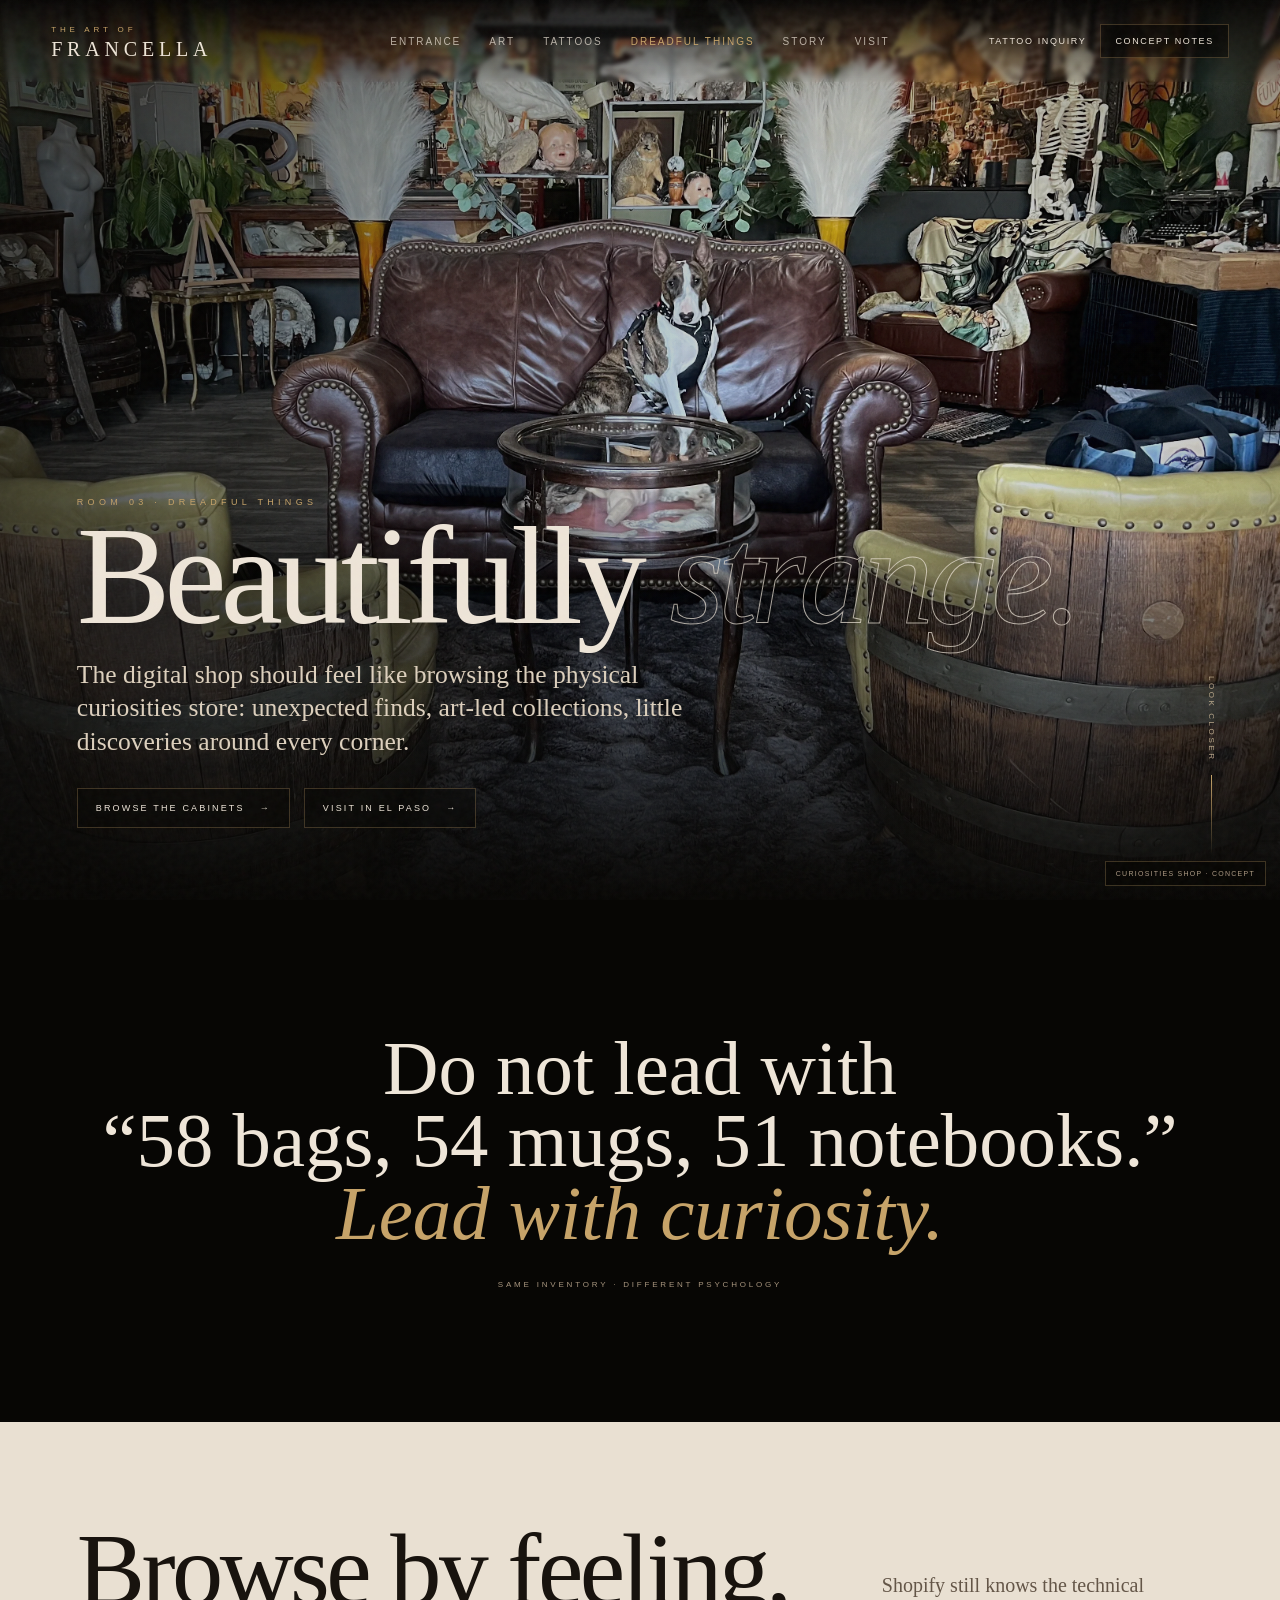
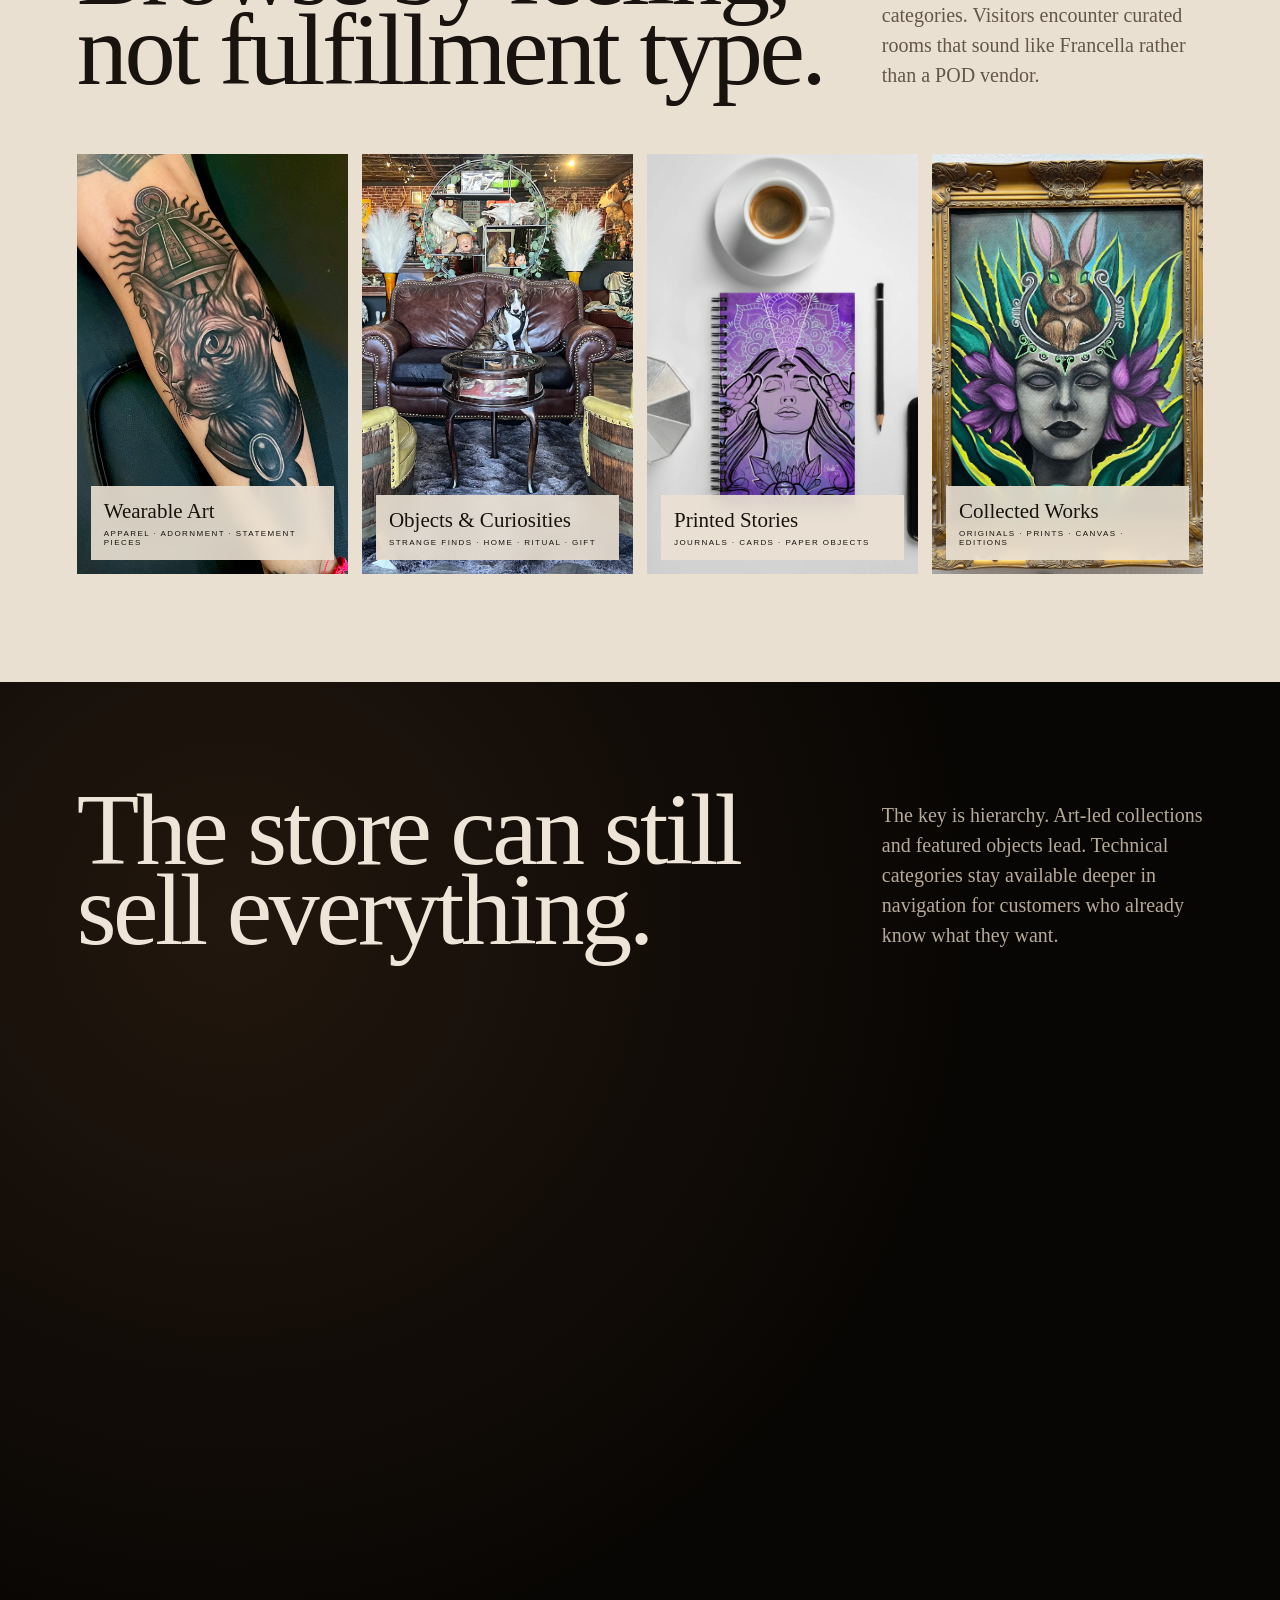
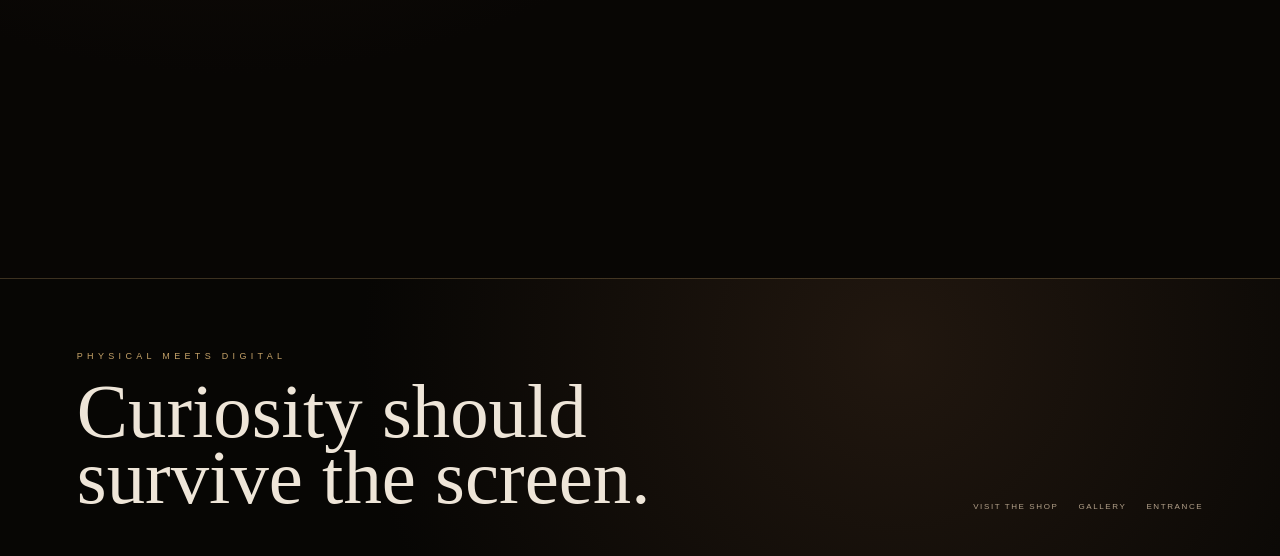
<file: dreadful-things.html>
<!doctype html><html lang="en"><head><meta charset="utf-8"><meta name="viewport" content="width=device-width,initial-scale=1"><title>Dreadful Things — Francella</title><meta name="description" content="Explore Dreadful Things, Francella's world of art, curiosities and unconventional collectibles in El Paso."><meta name="robots" content="noindex,follow"><link rel="canonical" href="https://bdkelp.github.io/francella-gallery-demo/dreadful-things.html"><meta property="og:type" content="website"><meta property="og:site_name" content="The Art of Francella"><meta property="og:title" content="Dreadful Things | Art &amp; Curiosities"><meta property="og:description" content="Explore Dreadful Things, Francella's world of art, curiosities and unconventional collectibles in El Paso."><meta property="og:url" content="https://bdkelp.github.io/francella-gallery-demo/dreadful-things.html"><meta property="og:image" content="https://bdkelp.github.io/francella-gallery-demo/assets/dreadful-things-interior.webp"><meta name="twitter:card" content="summary_large_image"><meta name="twitter:image" content="https://bdkelp.github.io/francella-gallery-demo/assets/dreadful-things-interior.webp"><meta name="description" content="Step inside Dreadful Things, Francella's curious world of artwork, gifts, collectibles and beautifully strange objects in El Paso."><meta name="robots" content="noindex,follow"><link rel="canonical" href="https://bdkelp.github.io/francella-gallery-demo/dreadful-things.html"><meta property="og:type" content="website"><meta property="og:site_name" content="The Art of Francella"><meta property="og:title" content="Dreadful Things | Art &amp; Curiosities by Francella"><meta property="og:description" content="Step inside Dreadful Things, Francella's curious world of artwork, gifts, collectibles and beautifully strange objects in El Paso."><meta property="og:url" content="https://bdkelp.github.io/francella-gallery-demo/dreadful-things.html"><meta property="og:image" content="https://bdkelp.github.io/francella-gallery-demo/assets/dreadful-things-interior.webp"><meta property="og:image:alt" content="The Art of Francella — gallery and studio concept"><meta name="twitter:card" content="summary_large_image"><meta name="twitter:title" content="Dreadful Things | Art &amp; Curiosities by Francella"><meta name="twitter:description" content="Step inside Dreadful Things, Francella's curious world of artwork, gifts, collectibles and beautifully strange objects in El Paso."><meta name="twitter:image" content="https://bdkelp.github.io/francella-gallery-demo/assets/dreadful-things-interior.webp"><link rel="stylesheet" href="styles.css"></head><body><div class="spotlight"></div><div class="demo-badge">Curiosities shop · concept</div>
<header class="site-nav"><a class="brand" href="index.html"><small>The Art of</small>Francella</a><nav class="nav-links"><a href="index.html">Entrance</a><a href="art.html">Art</a><a href="tattoos.html">Tattoos</a><a class="active" href="dreadful-things.html">Dreadful Things</a><a href="story.html">Story</a><a href="visit.html">Visit</a></nav><div class="nav-actions"><a href="tattoo-inquiry.html">Tattoo inquiry</a><a class="outline" href="concept.html">Concept notes</a><button class="menu-btn">☰</button></div></header><nav class="mobile-menu"><a href="index.html">Entrance</a><a href="art.html">Art</a><a href="tattoos.html">Tattoos</a><a href="story.html">Story</a><a href="visit.html">Visit</a></nav>
<main><section class="room-hero"><div class="bg" style="background-image:url('assets/dreadful-things-interior.webp')"></div><div class="hero-copy"><div class="kicker reveal">Room 03 · Dreadful Things</div><h1 class="reveal">Beautifully <em>strange.</em></h1><p class="reveal">The digital shop should feel like browsing the physical curiosities store: unexpected finds, art-led collections, little discoveries around every corner.</p><div class="hero-actions reveal"><a class="btn" href="#collections">Browse the cabinets</a><a class="btn" href="visit.html">Visit in El Paso</a></div></div><div class="scroll-cue">Look closer</div></section>
<section class="quote dark"><blockquote class="reveal">Do not lead with<br>“58 bags, 54 mugs, 51 notebooks.”<br><em>Lead with curiosity.</em><small>Same inventory · different psychology</small></blockquote></section>
<section class="section paper" id="collections"><div class="section-title reveal"><h2>Browse by feeling,<br>not fulfillment type.</h2><p>Shopify still knows the technical categories. Visitors encounter curated rooms that sound like Francella rather than a POD vendor.</p></div><div class="collection-row reveal"><a class="collection-card" href="#" data-demo="This collection would pull matching Shopify products dynamically while retaining Francella's curated presentation." data-demo-title="Wearable Art"><img src="assets/tattoo-cat.webp" alt="Wearable art"><div class="cap"><strong>Wearable Art</strong><small>Apparel · adornment · statement pieces</small></div></a><a class="collection-card" href="#" data-demo="This collection groups homewares and unusual objects under a curated Dreadful Things experience." data-demo-title="Objects & Curiosities"><img src="assets/dreadful-things-interior.webp" alt="Curiosities"><div class="cap"><strong>Objects & Curiosities</strong><small>Strange finds · home · ritual · gift</small></div></a><a class="collection-card" href="#" data-demo="Printed Stories turns stationery and paper goods into a coherent art collection rather than a commodity category." data-demo-title="Printed Stories"><img src="assets/see-spiral-notebook.webp" alt="Printed stories"><div class="cap"><strong>Printed Stories</strong><small>Journals · cards · paper objects</small></div></a><a class="collection-card" href="art.html"><img src="assets/mayahuel.jpg" alt="Francella art"><div class="cap"><strong>Collected Works</strong><small>Originals · prints · canvas · editions</small></div></a></div></section>
<section class="section dark"><div class="section-title reveal"><h2>The store can still<br>sell everything.</h2><p>The key is hierarchy. Art-led collections and featured objects lead. Technical categories stay available deeper in navigation for customers who already know what they want.</p></div><div class="gallery-grid reveal"><div class="gallery-piece"><div class="art" style="background-image:url('assets/dreadful-things-interior.webp')"></div><div class="piece-label"><small>Physical anchor</small><h3>Dreadful Things · El Paso</h3></div></div><div class="stack"><a class="gallery-piece small" href="#" data-demo="Production handoff: a curated item detail page would pass cart/checkout to Shopify without visually dropping the visitor into a different brand." data-demo-title="Product detail"><div class="art" style="background-image:url('assets/see-spiral-notebook.webp')"></div><div class="piece-label"><small>Commerce handoff</small><h3>Story → object → cart</h3></div></a><a class="gallery-piece small" href="#" data-demo="A production Shopify build can preserve live inventory, checkout, payment methods and fulfillment integrations. This prototype does not create a fake checkout." data-demo-title="Shopify remains underneath"><div class="art" style="background-image:url('assets/mayahuel.jpg')"></div><div class="piece-label"><small>Infrastructure</small><h3>Keep the machinery</h3></div></a></div></div><div class="hero-actions reveal" style="margin-top:32px"><a class="btn" href="https://artoffrancella.com/collections/all" target="_blank" rel="noopener">View current live catalog</a></div></section>
</main><footer class="footer"><div class="footer-top"><div><div class="kicker">Physical meets digital</div><h2>Curiosity should<br>survive the screen.</h2></div><div class="footer-links"><a href="visit.html">Visit the shop</a><a href="art.html">Gallery</a><a href="index.html">Entrance</a></div></div></footer><div class="modal"><div class="modal-card"><h3 data-modal-title></h3><p data-modal-text></p><button data-close>Close</button></div></div><script src="app.js"></script></body></html>
</file>
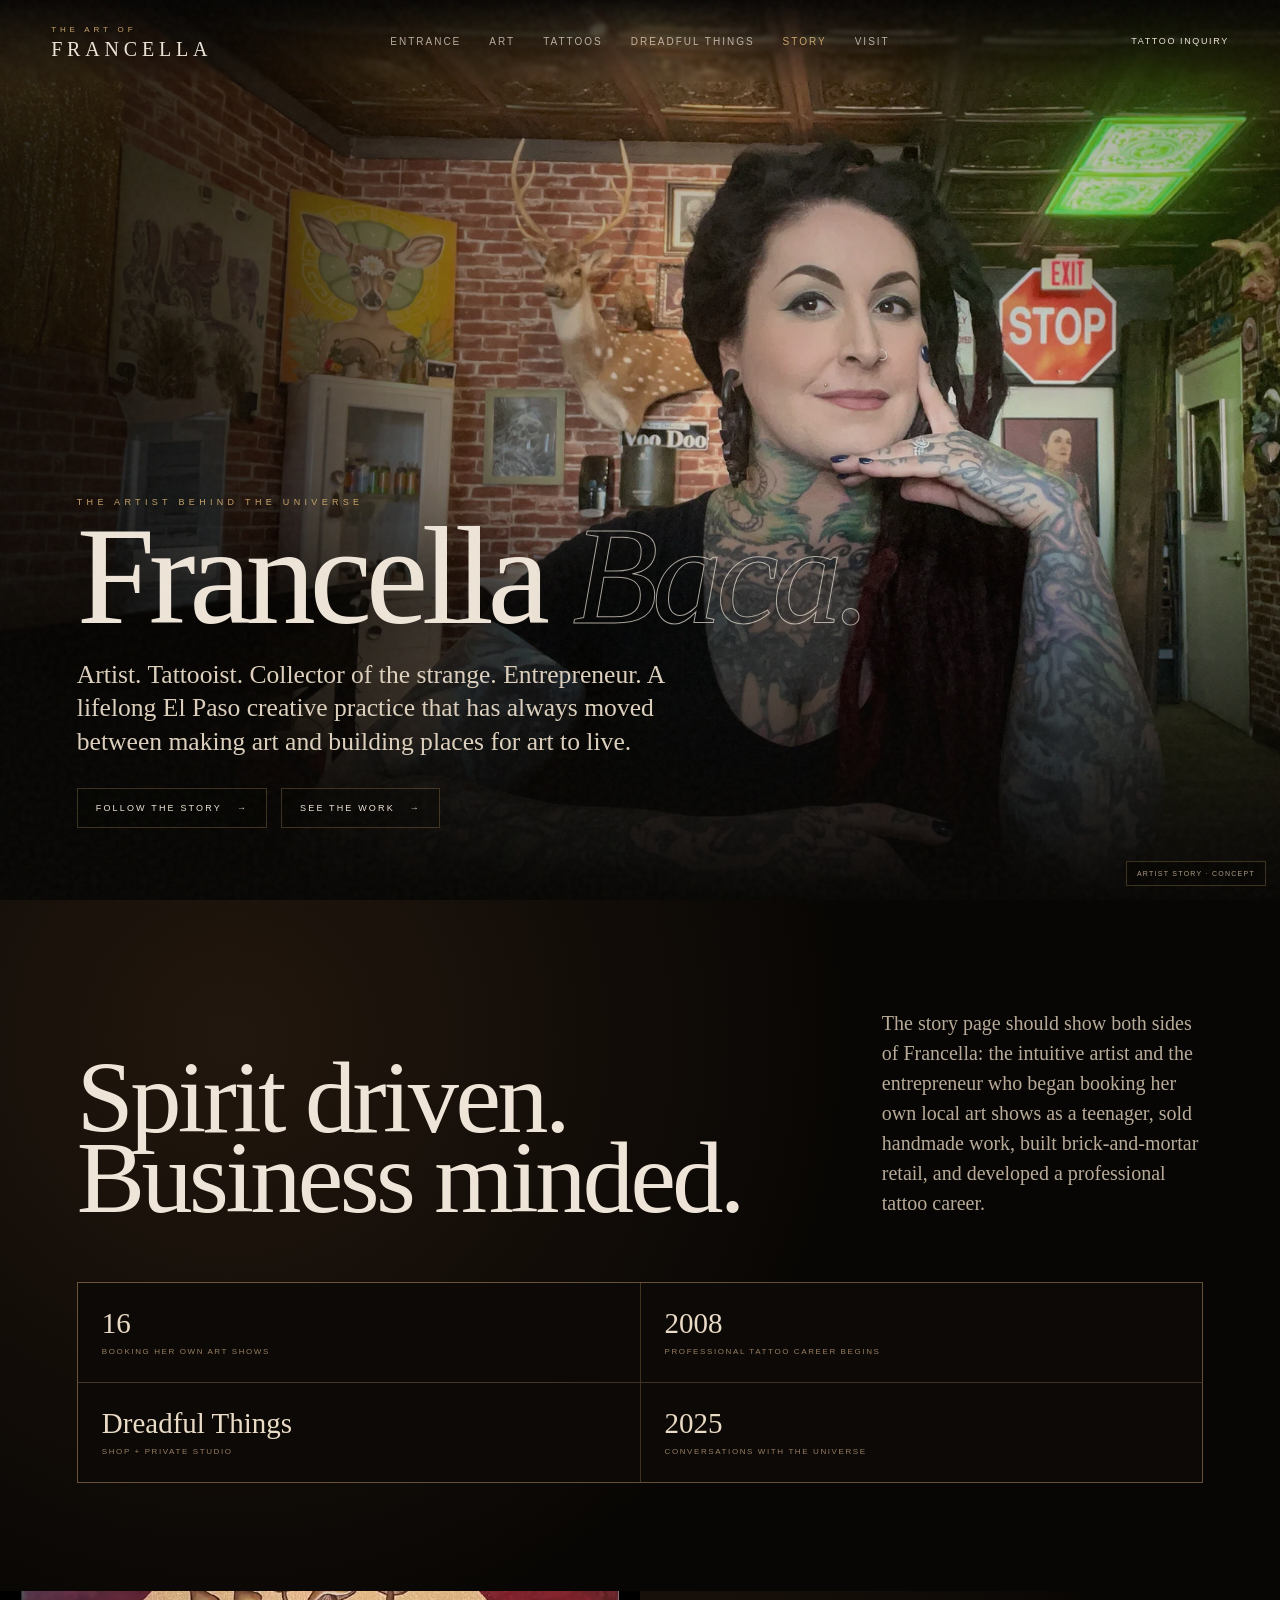
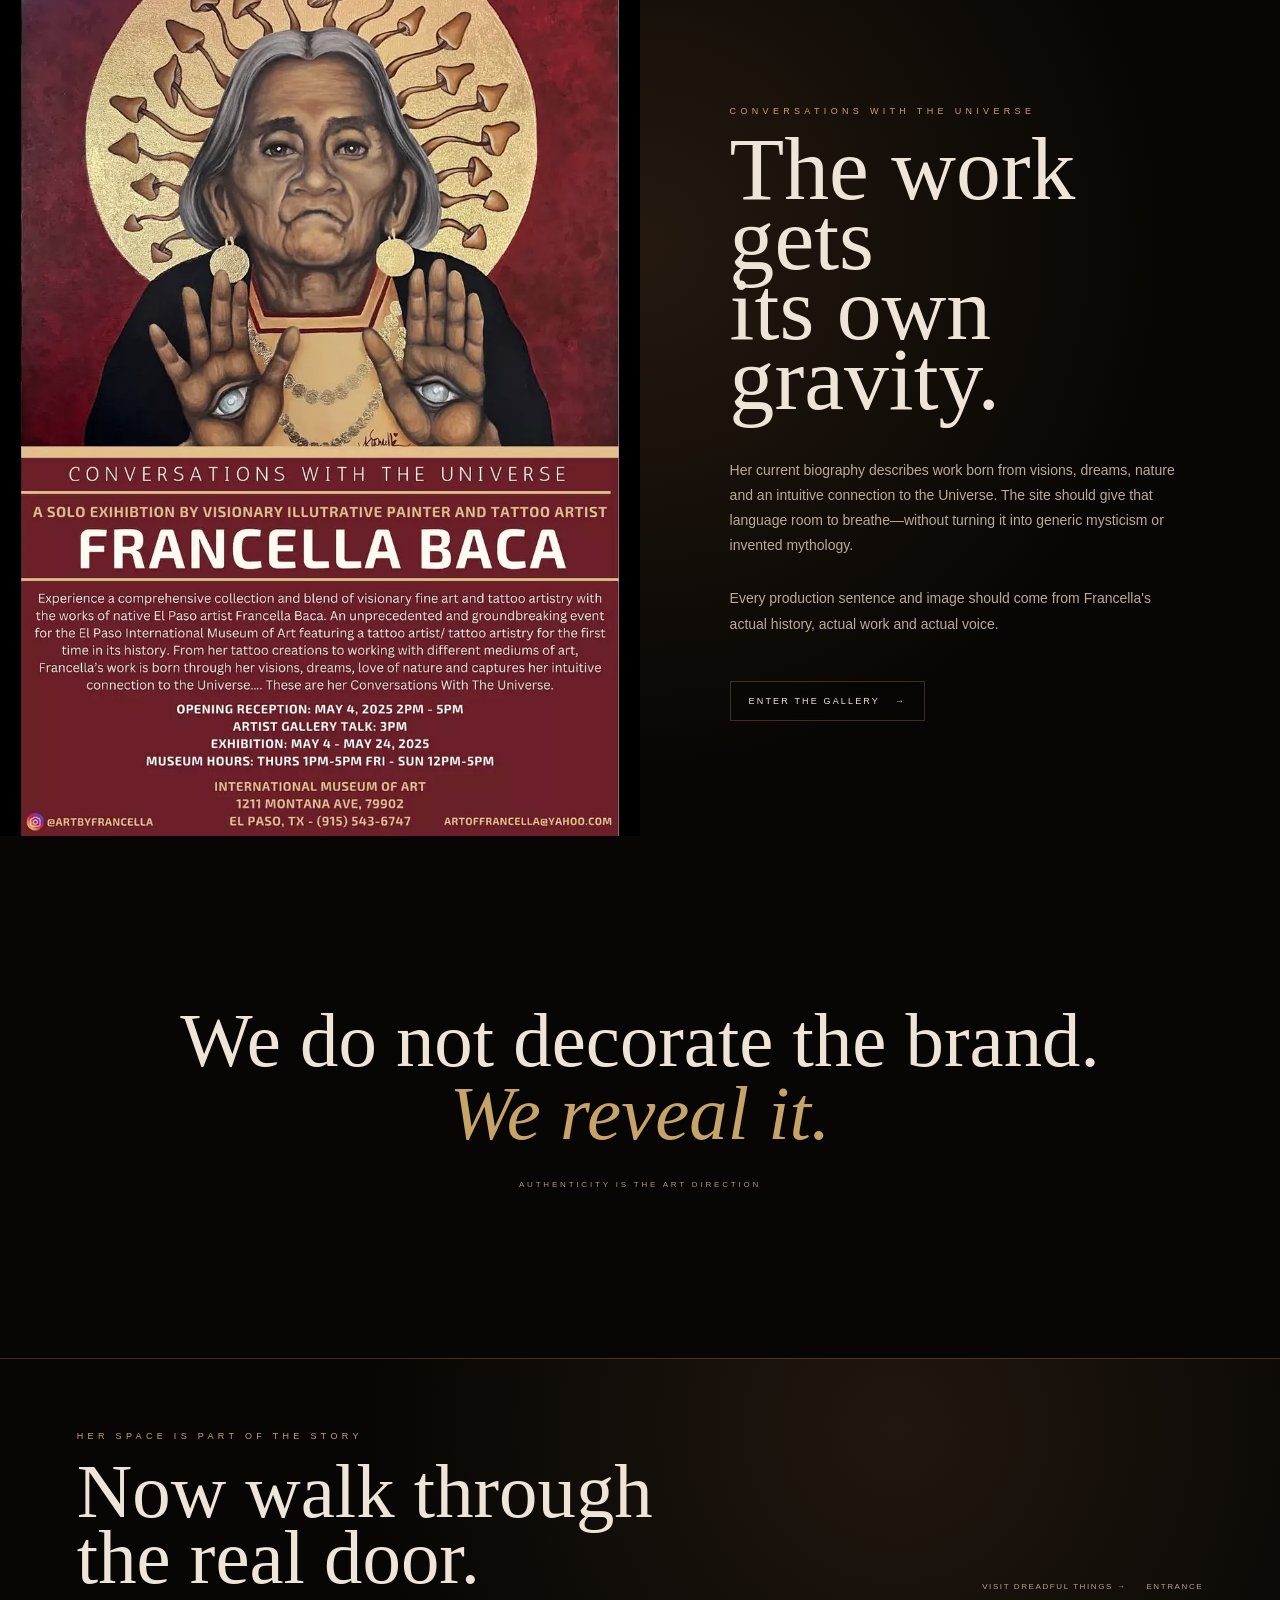
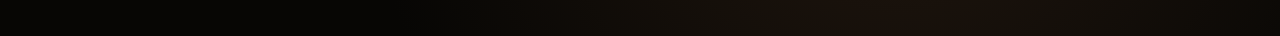
<file: story.html>
<!doctype html><html lang="en"><head><meta charset="utf-8"><meta name="viewport" content="width=device-width,initial-scale=1"><title>Francella — Artist Story</title><meta name="description" content="Learn about Francella Baca, El Paso artist and tattooist behind The Art of Francella and Dreadful Things."><meta name="robots" content="noindex,follow"><link rel="canonical" href="https://bdkelp.github.io/francella-gallery-demo/story.html"><meta property="og:type" content="website"><meta property="og:site_name" content="The Art of Francella"><meta property="og:title" content="Meet Francella Baca | El Paso Artist"><meta property="og:description" content="Learn about Francella Baca, El Paso artist and tattooist behind The Art of Francella and Dreadful Things."><meta property="og:url" content="https://bdkelp.github.io/francella-gallery-demo/story.html"><meta property="og:image" content="https://bdkelp.github.io/francella-gallery-demo/assets/francella-portrait-studio.webp"><meta name="twitter:card" content="summary_large_image"><meta name="twitter:image" content="https://bdkelp.github.io/francella-gallery-demo/assets/francella-portrait-studio.webp"><meta name="description" content="Get to know Francella Baca, the El Paso artist and tattooist behind The Art of Francella, Dreadful Things and Conversations With the Universe."><meta name="robots" content="noindex,follow"><link rel="canonical" href="https://bdkelp.github.io/francella-gallery-demo/story.html"><meta property="og:type" content="website"><meta property="og:site_name" content="The Art of Francella"><meta property="og:title" content="Meet Francella Baca | El Paso Artist &amp; Tattooist"><meta property="og:description" content="Get to know Francella Baca, the El Paso artist and tattooist behind The Art of Francella, Dreadful Things and Conversations With the Universe."><meta property="og:url" content="https://bdkelp.github.io/francella-gallery-demo/story.html"><meta property="og:image" content="https://bdkelp.github.io/francella-gallery-demo/assets/francella-portrait-studio.webp"><meta property="og:image:alt" content="The Art of Francella — gallery and studio concept"><meta name="twitter:card" content="summary_large_image"><meta name="twitter:title" content="Meet Francella Baca | El Paso Artist &amp; Tattooist"><meta name="twitter:description" content="Get to know Francella Baca, the El Paso artist and tattooist behind The Art of Francella, Dreadful Things and Conversations With the Universe."><meta name="twitter:image" content="https://bdkelp.github.io/francella-gallery-demo/assets/francella-portrait-studio.webp"><link rel="stylesheet" href="styles.css"></head><body><div class="spotlight"></div><div class="demo-badge">Artist story · concept</div>
<header class="site-nav"><a class="brand" href="index.html"><small>The Art of</small>Francella</a><nav class="nav-links"><a href="index.html">Entrance</a><a href="art.html">Art</a><a href="tattoos.html">Tattoos</a><a href="dreadful-things.html">Dreadful Things</a><a class="active" href="story.html">Story</a><a href="visit.html">Visit</a></nav><div class="nav-actions"><a href="tattoo-inquiry.html">Tattoo inquiry</a><button class="menu-btn">☰</button></div></header><nav class="mobile-menu"><a href="index.html">Entrance</a><a href="art.html">Art</a><a href="tattoos.html">Tattoos</a><a href="dreadful-things.html">Dreadful Things</a><a href="visit.html">Visit</a></nav>
<main><section class="room-hero"><div class="bg" style="background-image:url('assets/francella-portrait-studio.webp')"></div><div class="hero-copy"><div class="kicker reveal">The artist behind the universe</div><h1 class="reveal">Francella <em>Baca.</em></h1><p class="reveal">Artist. Tattooist. Collector of the strange. Entrepreneur. A lifelong El Paso creative practice that has always moved between making art and building places for art to live.</p><div class="hero-actions reveal"><a class="btn" href="#timeline">Follow the story</a><a class="btn" href="art.html">See the work</a></div></div></section>
<section class="section dark" id="timeline"><div class="section-title reveal"><h2>Spirit driven.<br>Business minded.</h2><p>The story page should show both sides of Francella: the intuitive artist and the entrepreneur who began booking her own local art shows as a teenager, sold handmade work, built brick-and-mortar retail, and developed a professional tattoo career.</p></div><div class="stats reveal"><div class="stat"><strong>16</strong><span>Booking her own art shows</span></div><div class="stat"><strong>2008</strong><span>Professional tattoo career begins</span></div><div class="stat"><strong>Dreadful Things</strong><span>Shop + private studio</span></div><div class="stat"><strong>2025</strong><span>Conversations With the Universe</span></div></div></section>
<section class="split"><div class="split-image" style="background-image:url('assets/conversations-exhibition-poster.webp')"></div><div class="split-copy"><div class="kicker reveal">Conversations With the Universe</div><h2 class="reveal">The work gets<br>its own gravity.</h2><p class="reveal">Her current biography describes work born from visions, dreams, nature and an intuitive connection to the Universe. The site should give that language room to breathe—without turning it into generic mysticism or invented mythology.</p><p class="reveal">Every production sentence and image should come from Francella's actual history, actual work and actual voice.</p><div class="hero-actions reveal"><a class="btn" href="art.html">Enter the gallery</a></div></div></section>
<section class="quote"><blockquote class="reveal">We do not decorate the brand.<br><em>We reveal it.</em><small>Authenticity is the art direction</small></blockquote></section></main>
<footer class="footer"><div class="footer-top"><div><div class="kicker">Her space is part of the story</div><h2>Now walk through<br>the real door.</h2></div><div class="footer-links"><a href="visit.html">Visit Dreadful Things →</a><a href="index.html">Entrance</a></div></div></footer><script src="app.js"></script></body></html>
</file>
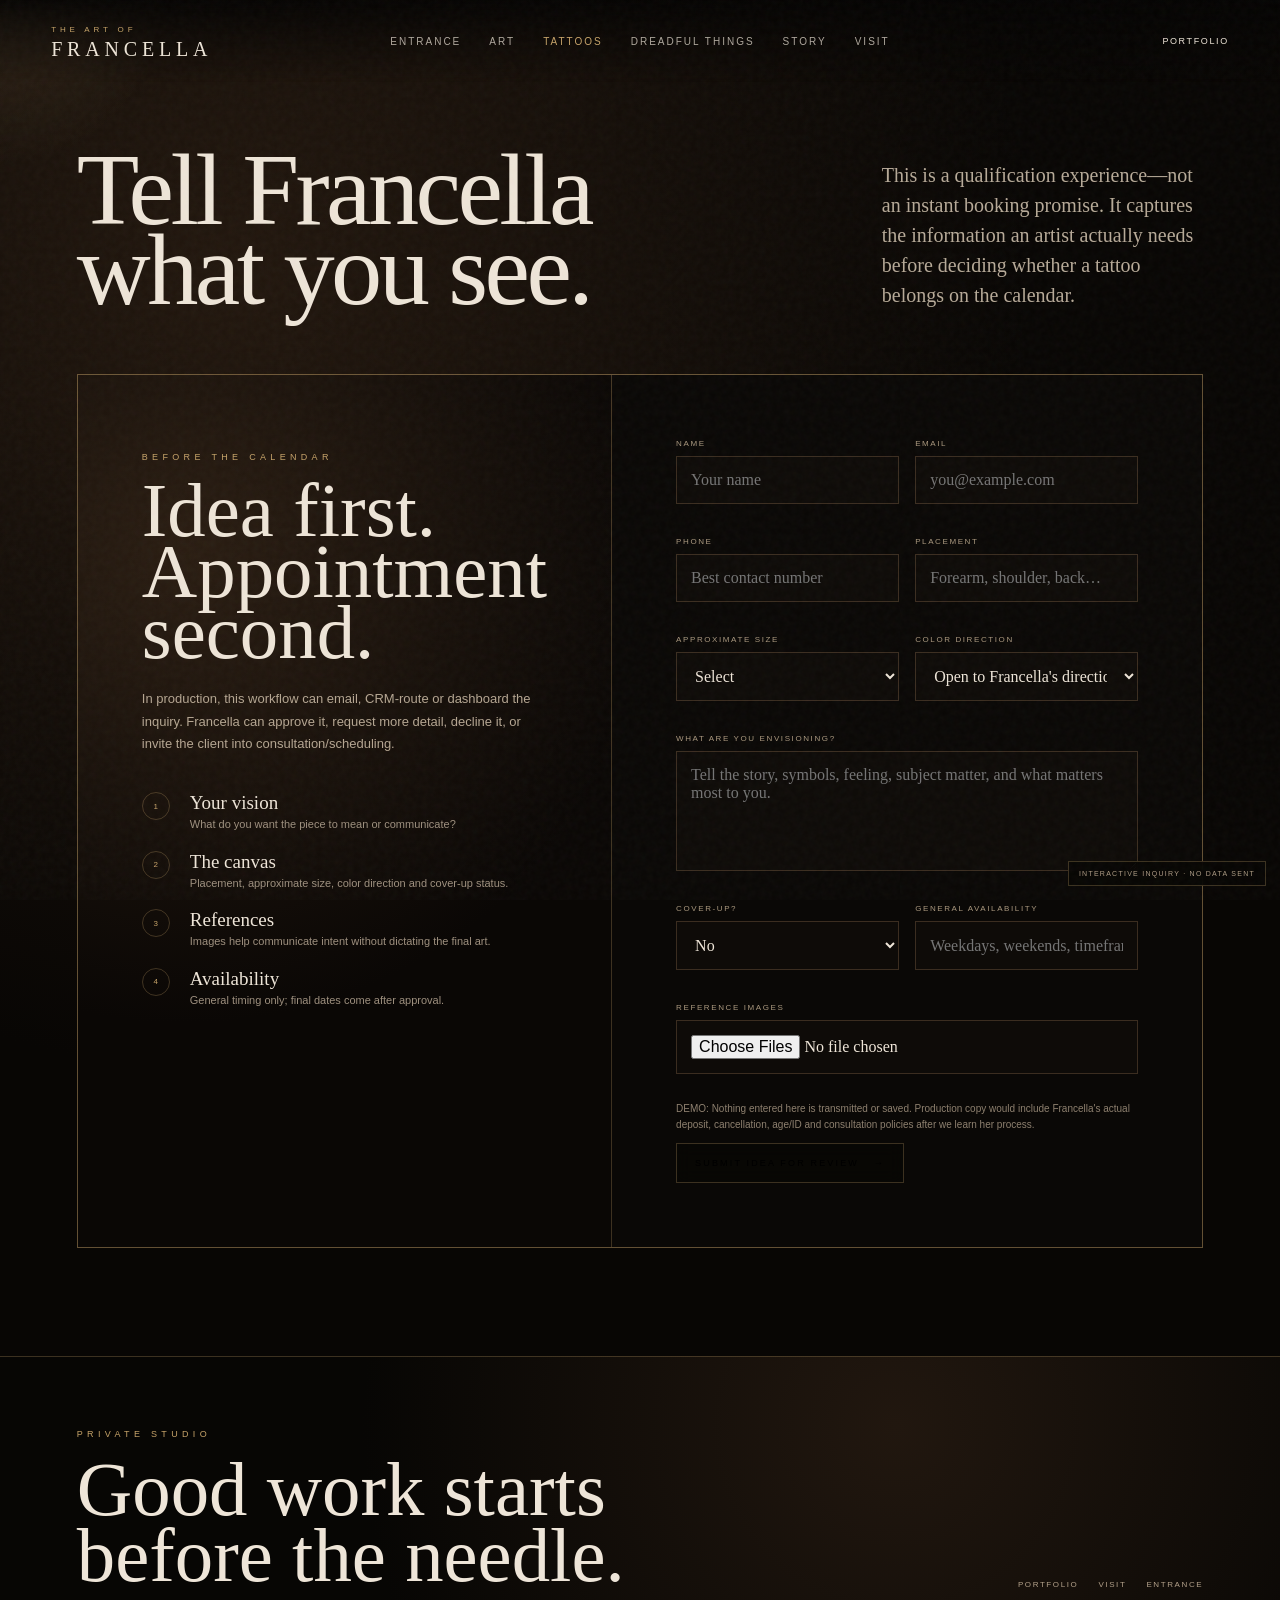
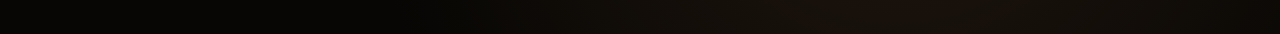
<file: tattoo-inquiry.html>
<!doctype html><html lang="en"><head><meta charset="utf-8"><meta name="viewport" content="width=device-width,initial-scale=1"><title>Tattoo Inquiry — Francella</title><meta name="description" content="Preview the tattoo inquiry experience. This is a demonstration; no inquiry is submitted."><meta name="robots" content="noindex,follow"><link rel="canonical" href="https://bdkelp.github.io/francella-gallery-demo/tattoo-inquiry.html"><meta property="og:type" content="website"><meta property="og:site_name" content="The Art of Francella"><meta property="og:title" content="Tattoo Inquiry | The Art of Francella"><meta property="og:description" content="Preview the tattoo inquiry experience. This is a demonstration; no inquiry is submitted."><meta property="og:url" content="https://bdkelp.github.io/francella-gallery-demo/tattoo-inquiry.html"><meta property="og:image" content="https://bdkelp.github.io/francella-gallery-demo/assets/tattoo-cat.webp"><meta name="twitter:card" content="summary_large_image"><meta name="twitter:image" content="https://bdkelp.github.io/francella-gallery-demo/assets/tattoo-cat.webp"><meta name="description" content="Share your custom tattoo idea with Francella through this concept inquiry experience. Demonstration only; submissions are not sent."><meta name="robots" content="noindex,follow"><link rel="canonical" href="https://bdkelp.github.io/francella-gallery-demo/tattoo-inquiry.html"><meta property="og:type" content="website"><meta property="og:site_name" content="The Art of Francella"><meta property="og:title" content="Tattoo Inquiry | The Art of Francella"><meta property="og:description" content="Share your custom tattoo idea with Francella through this concept inquiry experience. Demonstration only; submissions are not sent."><meta property="og:url" content="https://bdkelp.github.io/francella-gallery-demo/tattoo-inquiry.html"><meta property="og:image" content="https://bdkelp.github.io/francella-gallery-demo/assets/tattoo-cat.webp"><meta property="og:image:alt" content="The Art of Francella — gallery and studio concept"><meta name="twitter:card" content="summary_large_image"><meta name="twitter:title" content="Tattoo Inquiry | The Art of Francella"><meta name="twitter:description" content="Share your custom tattoo idea with Francella through this concept inquiry experience. Demonstration only; submissions are not sent."><meta name="twitter:image" content="https://bdkelp.github.io/francella-gallery-demo/assets/tattoo-cat.webp"><link rel="stylesheet" href="styles.css"></head><body><div class="spotlight"></div><div class="demo-badge">Interactive inquiry · no data sent</div>
<header class="site-nav"><a class="brand" href="index.html"><small>The Art of</small>Francella</a><nav class="nav-links"><a href="index.html">Entrance</a><a href="art.html">Art</a><a class="active" href="tattoos.html">Tattoos</a><a href="dreadful-things.html">Dreadful Things</a><a href="story.html">Story</a><a href="visit.html">Visit</a></nav><div class="nav-actions"><a href="tattoos.html">Portfolio</a><button class="menu-btn">☰</button></div></header><nav class="mobile-menu"><a href="tattoos.html">Back to tattoos</a><a href="index.html">Entrance</a></nav>
<main><section class="section dark" style="padding-top:150px;min-height:100vh"><div class="section-title reveal"><h2>Tell Francella<br>what you see.</h2><p>This is a qualification experience—not an instant booking promise. It captures the information an artist actually needs before deciding whether a tattoo belongs on the calendar.</p></div><div class="inquiry-wrap reveal"><div class="inquiry-side"><div class="kicker">Before the calendar</div><h2>Idea first.<br>Appointment second.</h2><p>In production, this workflow can email, CRM-route or dashboard the inquiry. Francella can approve it, request more detail, decline it, or invite the client into consultation/scheduling.</p><div class="process"><div class="step"><i>1</i><div><b>Your vision</b><span>What do you want the piece to mean or communicate?</span></div></div><div class="step"><i>2</i><div><b>The canvas</b><span>Placement, approximate size, color direction and cover-up status.</span></div></div><div class="step"><i>3</i><div><b>References</b><span>Images help communicate intent without dictating the final art.</span></div></div><div class="step"><i>4</i><div><b>Availability</b><span>General timing only; final dates come after approval.</span></div></div></div></div><form class="form" data-demo-form><div class="field-grid"><div class="field"><label>Name</label><input required placeholder="Your name"></div><div class="field"><label>Email</label><input type="email" required placeholder="you@example.com"></div><div class="field"><label>Phone</label><input placeholder="Best contact number"></div><div class="field"><label>Placement</label><input placeholder="Forearm, shoulder, back…"></div><div class="field"><label>Approximate size</label><select><option>Select</option><option>Small / under 4 in.</option><option>Medium / 4–8 in.</option><option>Large / 8+ in.</option><option>Multi-session / sleeve / back piece</option></select></div><div class="field"><label>Color direction</label><select><option>Open to Francella's direction</option><option>Color</option><option>Black & gray</option><option>Mostly black / illustrative</option></select></div><div class="field full"><label>What are you envisioning?</label><textarea required placeholder="Tell the story, symbols, feeling, subject matter, and what matters most to you."></textarea></div><div class="field"><label>Cover-up?</label><select><option>No</option><option>Yes</option><option>Not sure</option></select></div><div class="field"><label>General availability</label><input placeholder="Weekdays, weekends, timeframe…"></div><div class="field full"><label>Reference images</label><input type="file" multiple></div></div><p class="form-note">DEMO: Nothing entered here is transmitted or saved. Production copy would include Francella's actual deposit, cancellation, age/ID and consultation policies after we learn her process.</p><button class="btn" type="submit">Submit idea for review</button></form></div></section></main>
<footer class="footer"><div class="footer-top"><div><div class="kicker">Private studio</div><h2>Good work starts<br>before the needle.</h2></div><div class="footer-links"><a href="tattoos.html">Portfolio</a><a href="visit.html">Visit</a><a href="index.html">Entrance</a></div></div></footer><div class="modal"><div class="modal-card"><h3 data-modal-title></h3><p data-modal-text></p><button data-close>Close</button></div></div><script src="app.js"></script></body></html>
</file>
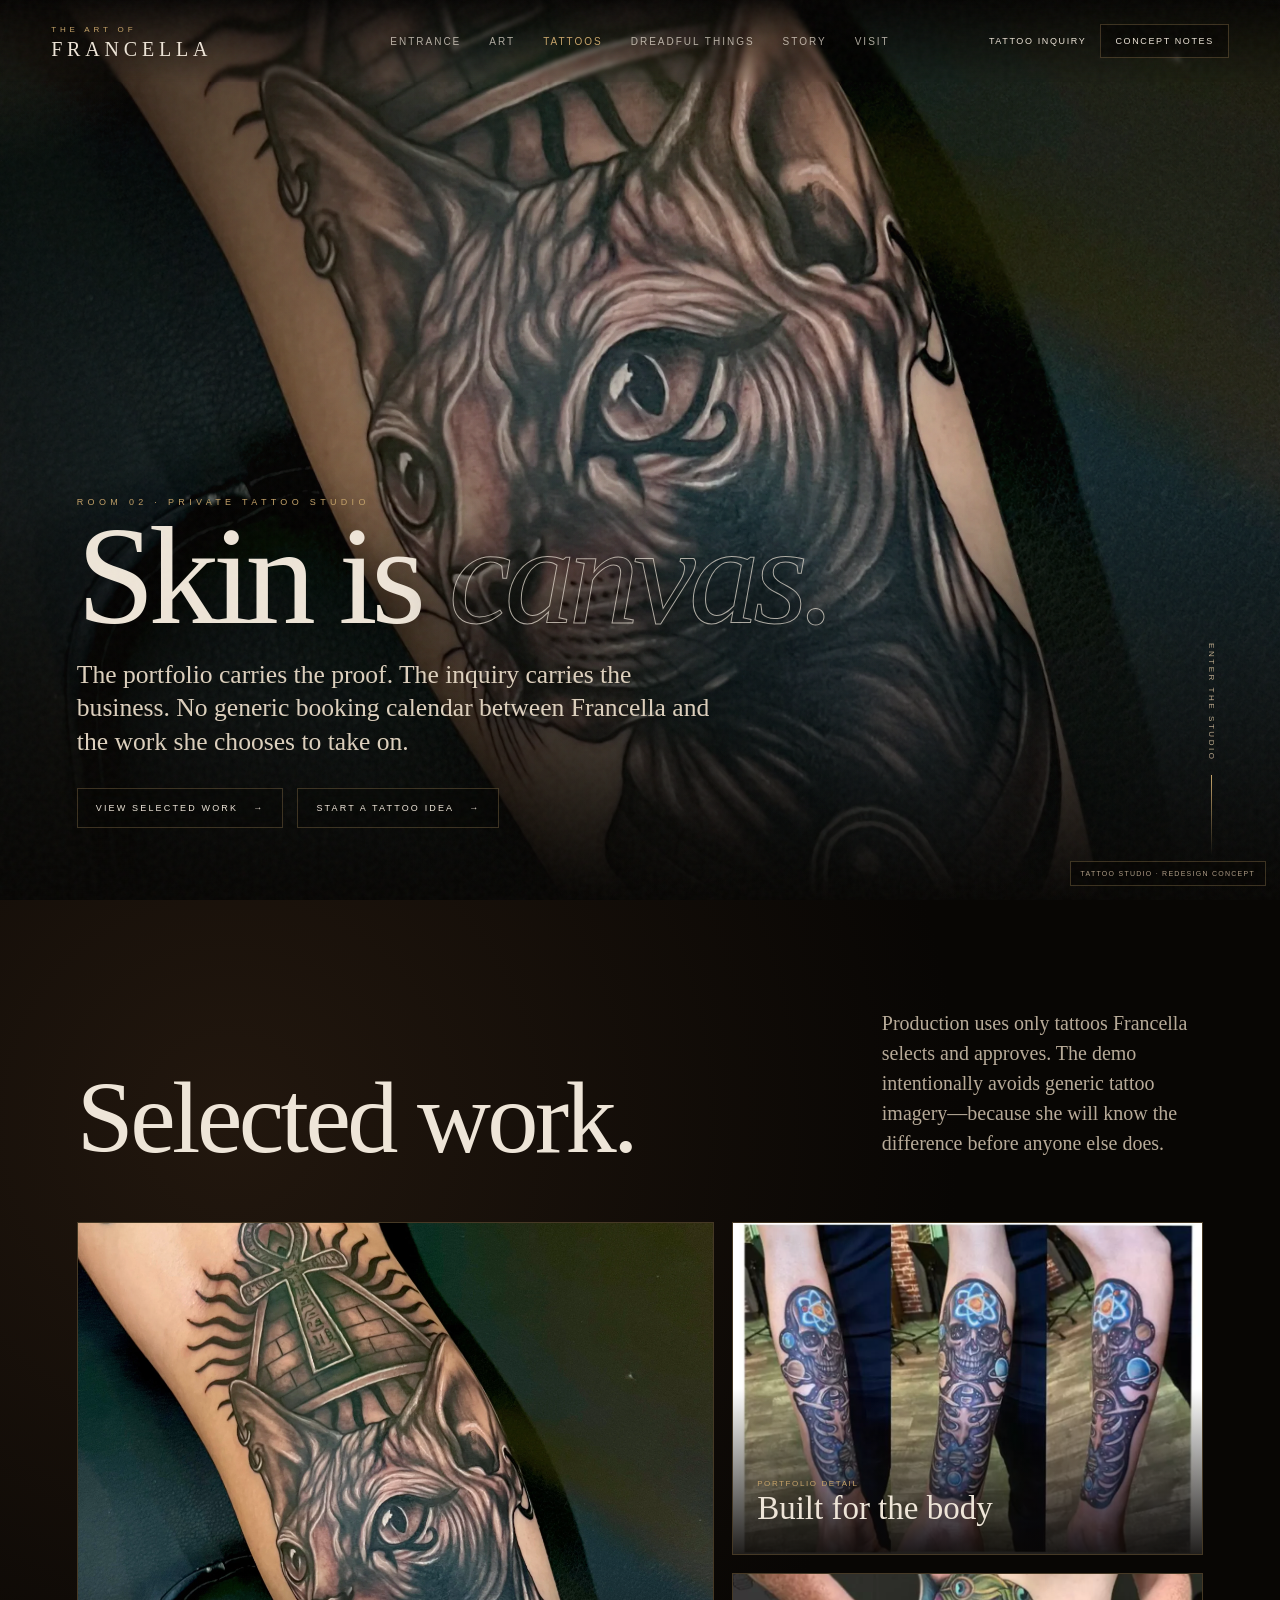
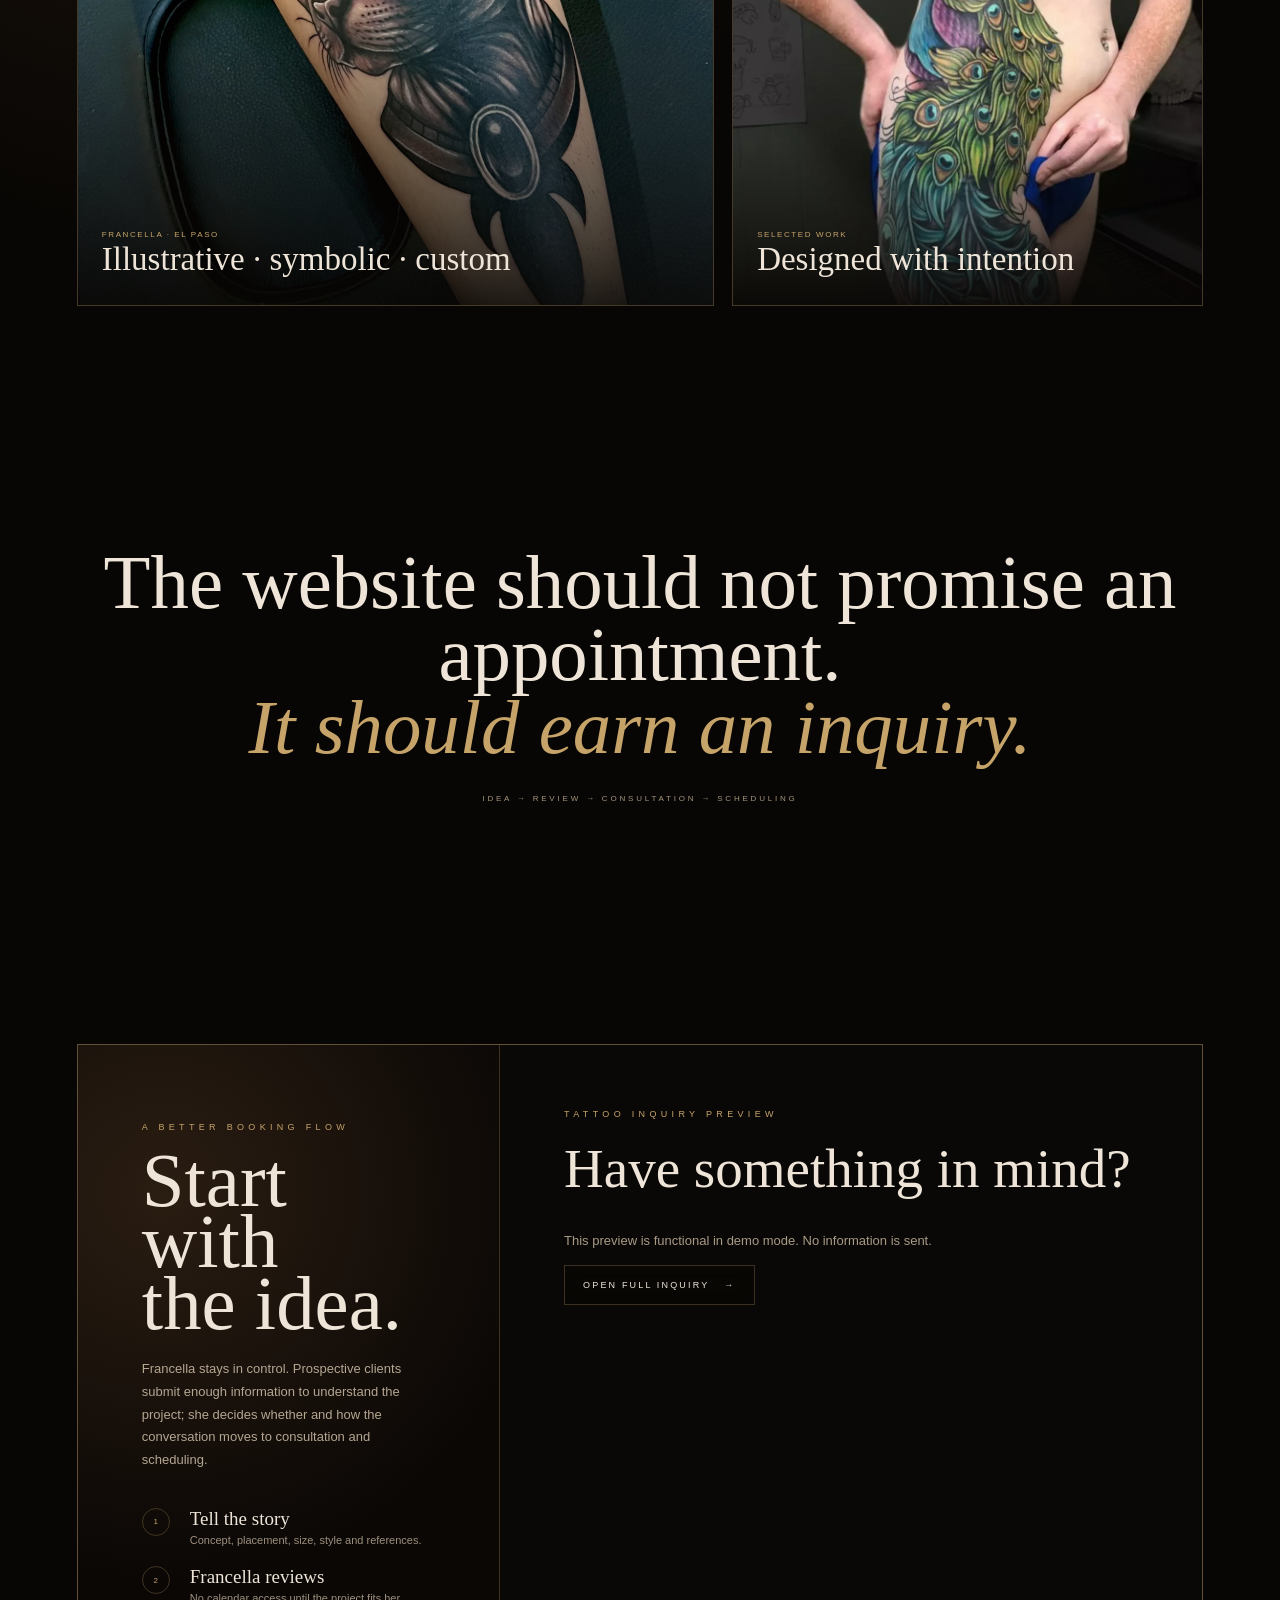
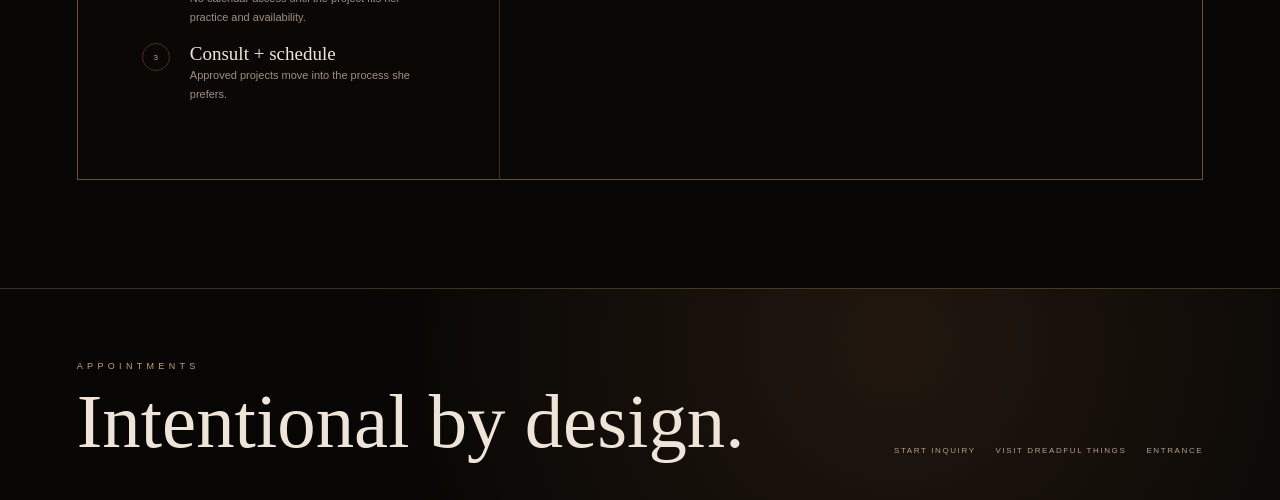
<file: tattoos.html>
<!doctype html><html lang="en"><head><meta charset="utf-8"><meta name="viewport" content="width=device-width,initial-scale=1"><title>Tattoos — Francella</title><meta name="description" content="Explore Francella's tattoo artistry and private studio concept in El Paso, Texas."><meta name="robots" content="noindex,follow"><link rel="canonical" href="https://bdkelp.github.io/francella-gallery-demo/tattoos.html"><meta property="og:type" content="website"><meta property="og:site_name" content="The Art of Francella"><meta property="og:title" content="Custom Tattoo Art | Francella in El Paso"><meta property="og:description" content="Explore Francella's tattoo artistry and private studio concept in El Paso, Texas."><meta property="og:url" content="https://bdkelp.github.io/francella-gallery-demo/tattoos.html"><meta property="og:image" content="https://bdkelp.github.io/francella-gallery-demo/assets/tattoo-cat.webp"><meta name="twitter:card" content="summary_large_image"><meta name="twitter:image" content="https://bdkelp.github.io/francella-gallery-demo/assets/tattoo-cat.webp"><meta name="description" content="Explore Francella's private tattoo studio concept, selected tattoo artwork and a thoughtful approach to custom tattoo inquiries."><meta name="robots" content="noindex,follow"><link rel="canonical" href="https://bdkelp.github.io/francella-gallery-demo/tattoos.html"><meta property="og:type" content="website"><meta property="og:site_name" content="The Art of Francella"><meta property="og:title" content="Custom Tattoo Art | Francella in El Paso"><meta property="og:description" content="Explore Francella's private tattoo studio concept, selected tattoo artwork and a thoughtful approach to custom tattoo inquiries."><meta property="og:url" content="https://bdkelp.github.io/francella-gallery-demo/tattoos.html"><meta property="og:image" content="https://bdkelp.github.io/francella-gallery-demo/assets/tattoo-cat.webp"><meta property="og:image:alt" content="The Art of Francella — gallery and studio concept"><meta name="twitter:card" content="summary_large_image"><meta name="twitter:title" content="Custom Tattoo Art | Francella in El Paso"><meta name="twitter:description" content="Explore Francella's private tattoo studio concept, selected tattoo artwork and a thoughtful approach to custom tattoo inquiries."><meta name="twitter:image" content="https://bdkelp.github.io/francella-gallery-demo/assets/tattoo-cat.webp"><link rel="stylesheet" href="styles.css"></head><body><div class="spotlight"></div><div class="demo-badge">Tattoo studio · redesign concept</div>
<header class="site-nav"><a class="brand" href="index.html"><small>The Art of</small>Francella</a><nav class="nav-links"><a href="index.html">Entrance</a><a href="art.html">Art</a><a class="active" href="tattoos.html">Tattoos</a><a href="dreadful-things.html">Dreadful Things</a><a href="story.html">Story</a><a href="visit.html">Visit</a></nav><div class="nav-actions"><a href="tattoo-inquiry.html">Tattoo inquiry</a><a class="outline" href="concept.html">Concept notes</a><button class="menu-btn">☰</button></div></header><nav class="mobile-menu"><a href="index.html">Entrance</a><a href="art.html">Art</a><a href="dreadful-things.html">Dreadful Things</a><a href="story.html">Story</a><a href="tattoo-inquiry.html">Tattoo inquiry</a></nav>
<main><section class="room-hero"><div class="bg" style="background-image:url('assets/tattoo-cat.webp');background-position:center 46%"></div><div class="hero-copy"><div class="kicker reveal">Room 02 · Private Tattoo Studio</div><h1 class="reveal">Skin is <em>canvas.</em></h1><p class="reveal">The portfolio carries the proof. The inquiry carries the business. No generic booking calendar between Francella and the work she chooses to take on.</p><div class="hero-actions reveal"><a class="btn" href="#portfolio">View selected work</a><a class="btn" href="tattoo-inquiry.html">Start a tattoo idea</a></div></div><div class="scroll-cue">Enter the studio</div></section>
<section class="section dark" id="portfolio"><div class="section-title reveal"><h2>Selected work.</h2><p>Production uses only tattoos Francella selects and approves. The demo intentionally avoids generic tattoo imagery—because she will know the difference before anyone else does.</p></div><div class="gallery-grid"><div class="gallery-piece"><div class="art" style="background-image:url('assets/tattoo-cat.webp')"></div><div class="piece-label"><small>Francella · El Paso</small><h3>Illustrative · symbolic · custom</h3></div></div><div class="stack"><div class="gallery-piece small"><div class="art" style="background-image:url('assets/tattoo-cosmic-skeleton.webp')"></div><div class="piece-label"><small>Portfolio detail</small><h3>Built for the body</h3></div></div><div class="gallery-piece small"><div class="art" style="background-image:url('assets/tattoo-peacock.webp');background-position:center 46%"></div><div class="piece-label"><small>Selected work</small><h3>Designed with intention</h3></div></div></div></div></section>
<section class="quote"><blockquote class="reveal">The website should not promise an appointment.<br><em>It should earn an inquiry.</em><small>Idea → review → consultation → scheduling</small></blockquote></section>
<section class="section"><div class="inquiry-wrap reveal"><div class="inquiry-side"><div class="kicker">A better booking flow</div><h2>Start with<br>the idea.</h2><p>Francella stays in control. Prospective clients submit enough information to understand the project; she decides whether and how the conversation moves to consultation and scheduling.</p><div class="process"><div class="step"><i>1</i><div><b>Tell the story</b><span>Concept, placement, size, style and references.</span></div></div><div class="step"><i>2</i><div><b>Francella reviews</b><span>No calendar access until the project fits her practice and availability.</span></div></div><div class="step"><i>3</i><div><b>Consult + schedule</b><span>Approved projects move into the process she prefers.</span></div></div></div></div><div class="form"><div class="kicker">Tattoo inquiry preview</div><h2 style="font-size:55px;font-weight:400;margin:0 0 30px">Have something in mind?</h2><p style="font-family:Arial,sans-serif;color:#a99a86;line-height:1.7;font-size:13px">This preview is functional in demo mode. No information is sent.</p><a class="btn" href="tattoo-inquiry.html">Open full inquiry</a></div></div></section></main>
<footer class="footer"><div class="footer-top"><div><div class="kicker">Appointments</div><h2>Intentional by design.</h2></div><div class="footer-links"><a href="tattoo-inquiry.html">Start inquiry</a><a href="visit.html">Visit Dreadful Things</a><a href="index.html">Entrance</a></div></div></footer><script src="app.js"></script></body></html>
</file>
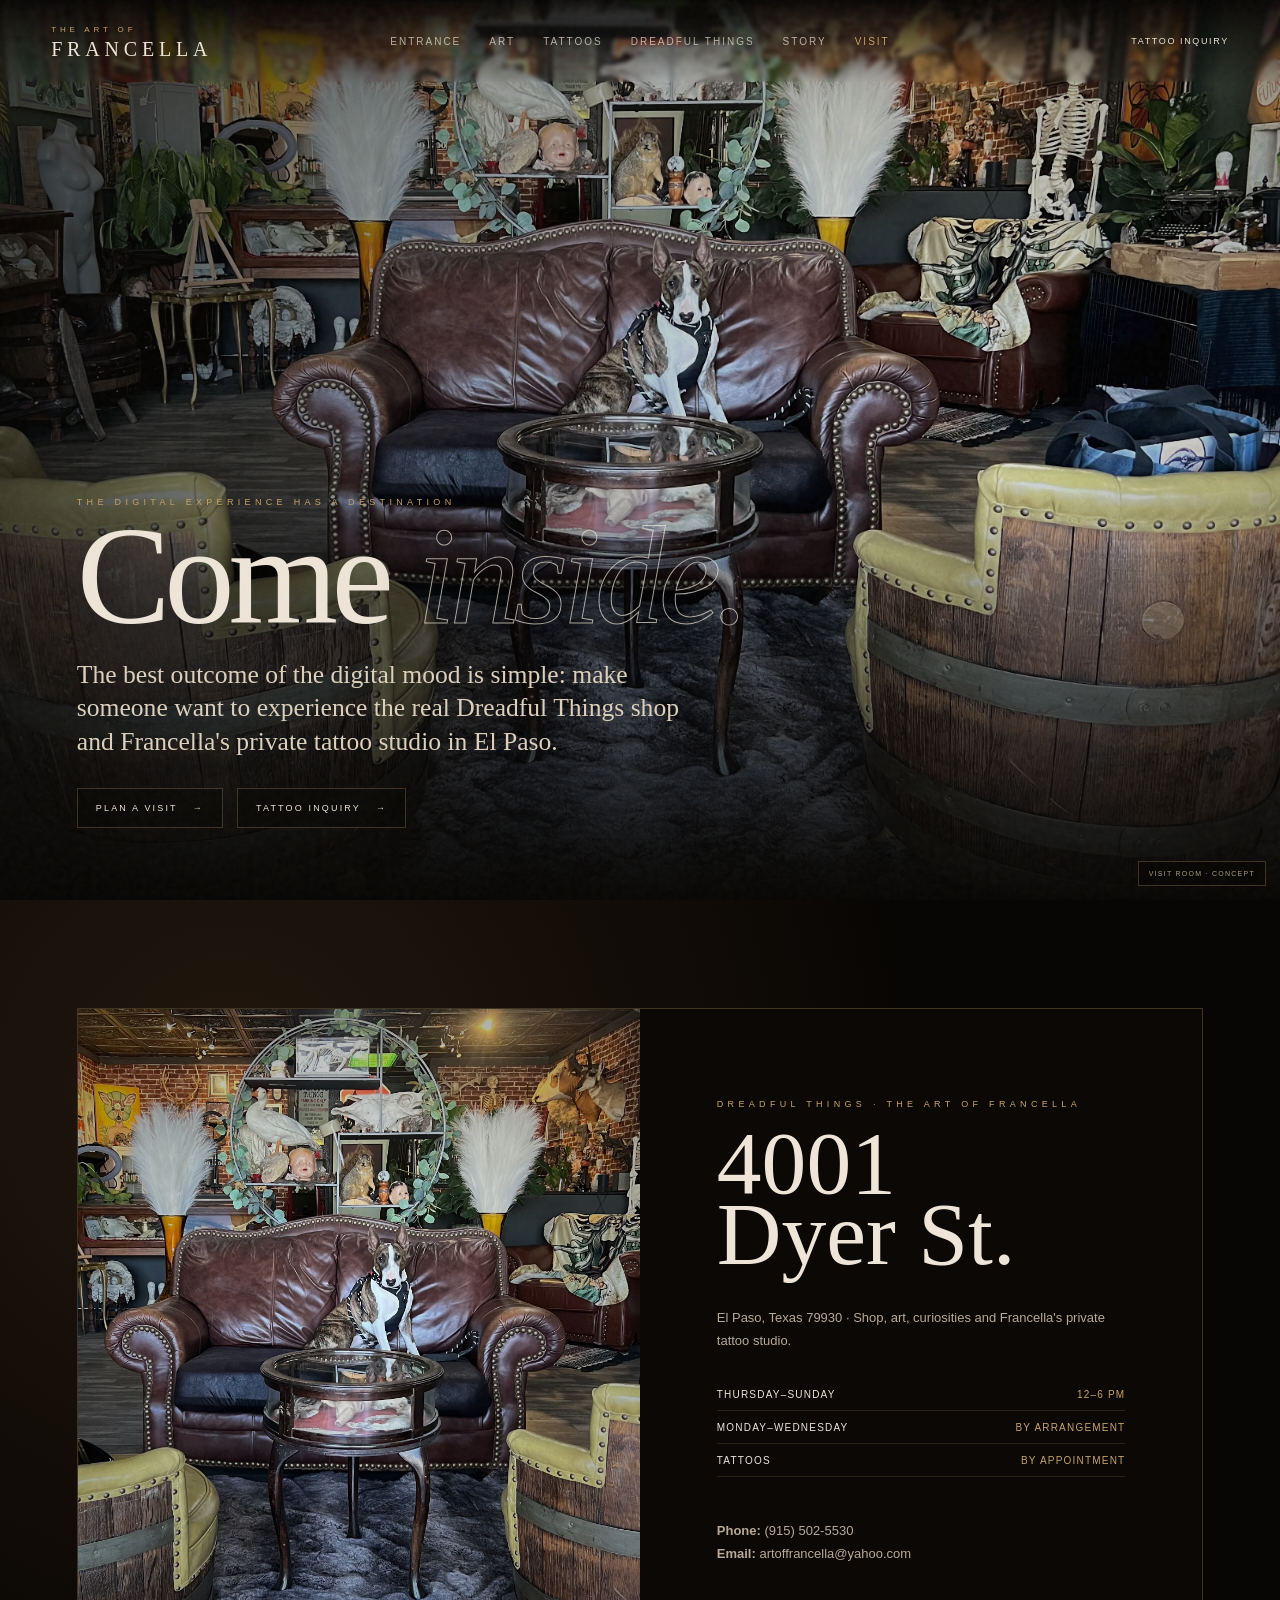
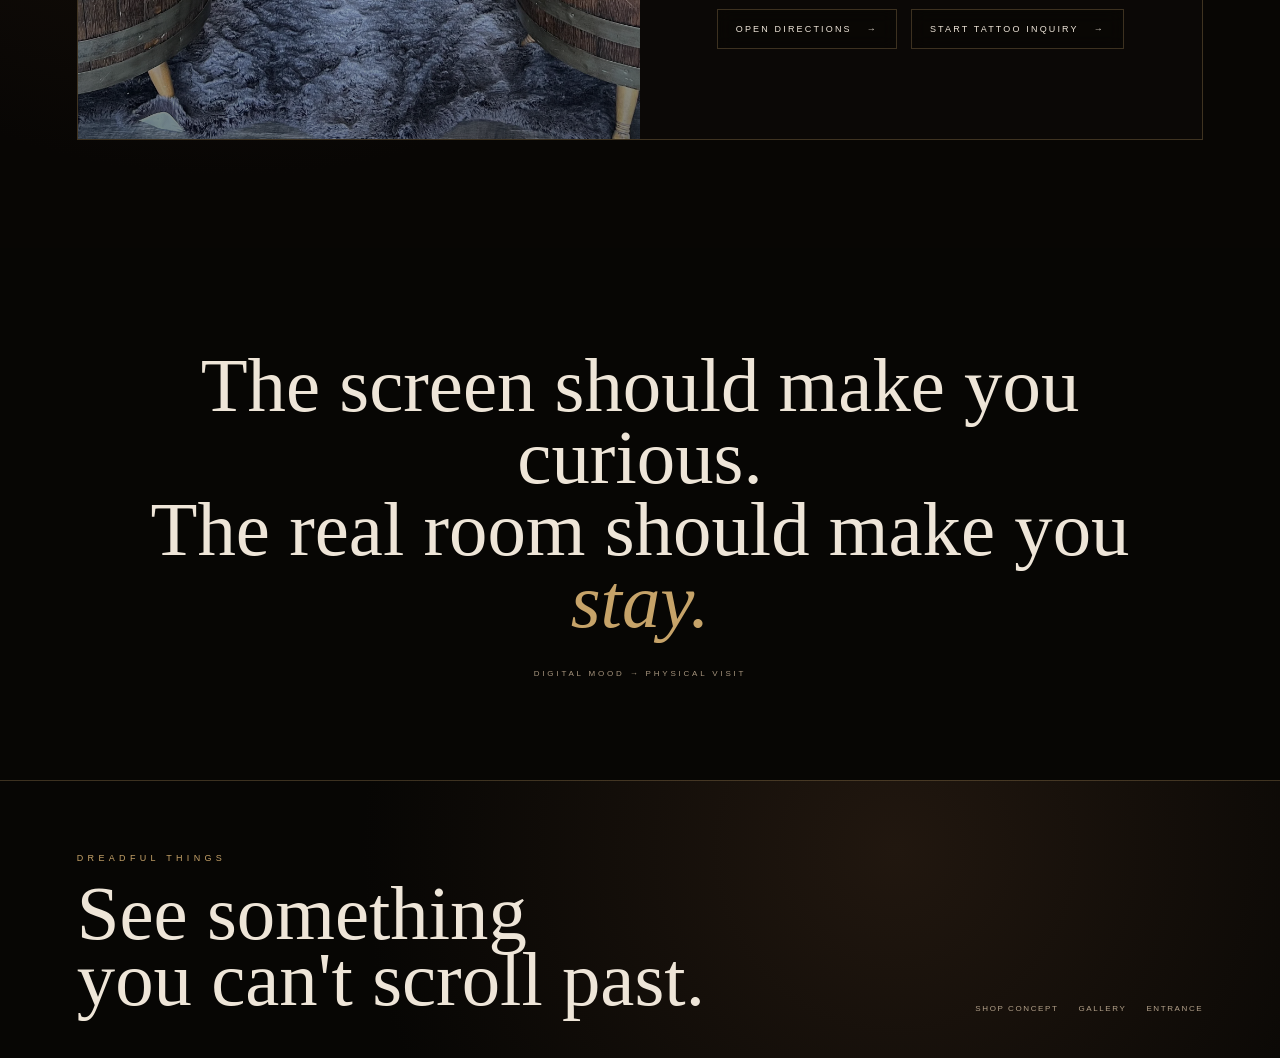
<file: visit.html>
<!doctype html><html lang="en"><head><meta charset="utf-8"><meta name="viewport" content="width=device-width,initial-scale=1"><title>Visit Dreadful Things — El Paso</title><meta name="description" content="Discover Dreadful Things and Francella's private tattoo studio at 4001 Dyer Street, El Paso, Texas."><meta name="robots" content="noindex,follow"><link rel="canonical" href="https://bdkelp.github.io/francella-gallery-demo/visit.html"><meta property="og:type" content="website"><meta property="og:site_name" content="The Art of Francella"><meta property="og:title" content="Visit Dreadful Things | El Paso, Texas"><meta property="og:description" content="Discover Dreadful Things and Francella's private tattoo studio at 4001 Dyer Street, El Paso, Texas."><meta property="og:url" content="https://bdkelp.github.io/francella-gallery-demo/visit.html"><meta property="og:image" content="https://bdkelp.github.io/francella-gallery-demo/assets/dreadful-things-interior.webp"><meta name="twitter:card" content="summary_large_image"><meta name="twitter:image" content="https://bdkelp.github.io/francella-gallery-demo/assets/dreadful-things-interior.webp"><link rel="stylesheet" href="styles.css"></head><body><div class="spotlight"></div><div class="demo-badge">Visit room · concept</div>
<header class="site-nav"><a class="brand" href="index.html"><small>The Art of</small>Francella</a><nav class="nav-links"><a href="index.html">Entrance</a><a href="art.html">Art</a><a href="tattoos.html">Tattoos</a><a href="dreadful-things.html">Dreadful Things</a><a href="story.html">Story</a><a class="active" href="visit.html">Visit</a></nav><div class="nav-actions"><a href="tattoo-inquiry.html">Tattoo inquiry</a><button class="menu-btn">☰</button></div></header><nav class="mobile-menu"><a href="index.html">Entrance</a><a href="dreadful-things.html">Dreadful Things</a><a href="tattoos.html">Tattoos</a></nav>
<main><section class="room-hero"><div class="bg" style="background-image:url('assets/dreadful-things-interior.webp')"></div><div class="hero-copy"><div class="kicker reveal">The digital experience has a destination</div><h1 class="reveal">Come <em>inside.</em></h1><p class="reveal">The best outcome of the digital mood is simple: make someone want to experience the real Dreadful Things shop and Francella's private tattoo studio in El Paso.</p><div class="hero-actions reveal"><a class="btn" href="#details">Plan a visit</a><a class="btn" href="tattoo-inquiry.html">Tattoo inquiry</a></div></div></section>
<section class="section dark" id="details"><div class="location-card reveal"><div class="location-photo" style="background-image:url('assets/dreadful-things-interior.webp')"></div><div class="location-copy"><div class="kicker">Dreadful Things · The Art of Francella</div><h2>4001<br>Dyer St.</h2><p>El Paso, Texas 79930 · Shop, art, curiosities and Francella's private tattoo studio.</p><div class="hours"><div><span>Thursday–Sunday</span><span>12–6 PM</span></div><div><span>Monday–Wednesday</span><span>By arrangement</span></div><div><span>Tattoos</span><span>By appointment</span></div></div><p><strong>Phone:</strong> (915) 502-5530<br><strong>Email:</strong> artoffrancella@yahoo.com</p><div class="hero-actions"><a class="btn" href="https://www.google.com/maps/search/?api=1&query=4001+Dyer+St+El+Paso+TX+79930" target="_blank" rel="noopener">Open directions</a><a class="btn" href="tattoo-inquiry.html">Start tattoo inquiry</a></div></div></div></section>
<section class="quote"><blockquote class="reveal">The screen should make you curious.<br>The real room should make you <em>stay.</em><small>Digital mood → physical visit</small></blockquote></section></main>
<footer class="footer"><div class="footer-top"><div><div class="kicker">Dreadful Things</div><h2>See something<br>you can't scroll past.</h2></div><div class="footer-links"><a href="dreadful-things.html">Shop concept</a><a href="art.html">Gallery</a><a href="index.html">Entrance</a></div></div></footer><script src="app.js"></script></body></html>
</file>
<file: styles.css>
:root{--bg:#070604;--bg2:#0d0a07;--bone:#eee5d8;--muted:#b7aa98;--gold:#c6a369;--gold2:#8d693e;--line:rgba(198,163,105,.28);--paper:#e9e0d2;--ink:#18130e;--glow:rgba(214,172,103,.18)}
*{box-sizing:border-box}html{scroll-behavior:smooth;background:var(--bg)}body{margin:0;background:var(--bg);color:var(--bone);font-family:Georgia,'Times New Roman',serif;overflow-x:hidden}a{color:inherit;text-decoration:none}button,input,textarea,select{font:inherit}::selection{background:var(--gold);color:#120d08}
body:before{content:"";position:fixed;inset:0;pointer-events:none;z-index:99;opacity:.13;background-image:url("data:image/svg+xml,%3Csvg viewBox='0 0 180 180' xmlns='http://www.w3.org/2000/svg'%3E%3Cfilter id='n'%3E%3CfeTurbulence type='fractalNoise' baseFrequency='.8' numOctaves='4' stitchTiles='stitch'/%3E%3C/filter%3E%3Crect width='100%25' height='100%25' filter='url(%23n)' opacity='.28'/%3E%3C/svg%3E")}
.spotlight{position:fixed;width:340px;height:340px;pointer-events:none;z-index:2;border-radius:50%;background:radial-gradient(circle,var(--glow),rgba(0,0,0,0) 68%);transform:translate(-50%,-50%);mix-blend-mode:screen;opacity:.68}
.site-nav{position:fixed;z-index:80;top:0;left:0;right:0;height:82px;padding:0 4vw;display:grid;grid-template-columns:1fr auto 1fr;align-items:center;background:linear-gradient(to bottom,rgba(5,4,3,.92),rgba(5,4,3,.42),transparent);backdrop-filter:blur(2px)}
.brand{font-size:20px;letter-spacing:.24em;text-transform:uppercase;line-height:.9}.brand small{display:block;font:8px Arial,sans-serif;letter-spacing:.48em;color:var(--gold);margin-bottom:6px}.nav-links{display:flex;gap:28px;font:10px Arial,sans-serif;letter-spacing:.2em;text-transform:uppercase}.nav-links a{opacity:.72;transition:.25s}.nav-links a:hover,.nav-links a.active{opacity:1;color:var(--gold)}.nav-actions{justify-self:end;display:flex;align-items:center;gap:14px;font:9px Arial,sans-serif;letter-spacing:.18em;text-transform:uppercase}.outline{border:1px solid var(--line);padding:11px 14px;background:rgba(8,6,4,.42);backdrop-filter:blur(8px)}.menu-btn{display:none;background:none;border:1px solid var(--line);color:var(--bone);padding:9px 11px}
.mobile-menu{position:fixed;inset:72px 0 auto 0;z-index:79;background:#090705f4;border-top:1px solid var(--line);border-bottom:1px solid var(--line);padding:24px 5vw;display:none}.mobile-menu.open{display:grid;gap:18px}.mobile-menu a{font:12px Arial,sans-serif;letter-spacing:.2em;text-transform:uppercase}
.room-hero{height:100svh;min-height:700px;position:relative;overflow:hidden;display:flex;align-items:end}.room-hero .bg{position:absolute;inset:-4%;background-size:cover;background-position:center;transform:scale(1.05);filter:saturate(.85) contrast(1.05);animation:breath 16s ease-in-out infinite alternate}.room-hero:after{content:"";position:absolute;inset:0;background:radial-gradient(circle at 70% 42%,transparent 0 18%,rgba(8,6,4,.18) 43%,rgba(7,6,4,.84) 100%),linear-gradient(0deg,#070604 0%,rgba(7,6,4,.15) 48%,rgba(7,6,4,.25))}@keyframes breath{to{transform:scale(1.11) translate(-1%,.7%)}}
.hero-copy{position:relative;z-index:4;padding:0 6vw 8vh;width:min(1180px,94vw)}.kicker{font:9px Arial,sans-serif;letter-spacing:.48em;text-transform:uppercase;color:var(--gold);margin-bottom:18px}.hero-copy h1{font-weight:400;font-size:clamp(76px,11vw,180px);letter-spacing:-.045em;line-height:.73;margin:0;text-shadow:0 14px 50px #000}.hero-copy h1 em{font-weight:400;color:transparent;-webkit-text-stroke:1px rgba(238,229,216,.7)}.hero-copy p{max-width:640px;font-size:clamp(20px,2vw,31px);line-height:1.3;color:#ddd0bd;margin:30px 0 0}.hero-actions{display:flex;gap:14px;flex-wrap:wrap;margin-top:30px}.btn{display:inline-flex;align-items:center;gap:15px;padding:14px 18px;border:1px solid var(--line);font:9px Arial,sans-serif;letter-spacing:.24em;text-transform:uppercase;transition:.3s;background:rgba(8,6,4,.34);backdrop-filter:blur(8px)}.btn:after{content:"→"}.btn:hover{background:var(--gold);color:#130e09;border-color:var(--gold)}.btn.light{background:var(--paper);color:var(--ink);border-color:var(--paper)}
.scroll-cue{position:absolute;z-index:5;right:5vw;bottom:5vh;writing-mode:vertical-rl;font:8px Arial,sans-serif;letter-spacing:.32em;text-transform:uppercase;color:#bca98c}.scroll-cue:after{content:"";display:inline-block;width:1px;height:80px;background:linear-gradient(var(--gold),transparent);margin-top:13px}
.section{position:relative;padding:12vh 6vw}.section.dark{background:radial-gradient(circle at 18% 20%,#22170e,#080604 53%)}.section.paper{background:var(--paper);color:var(--ink)}.section-title{display:grid;grid-template-columns:minmax(0,1.4fr) minmax(280px,.6fr);gap:55px;align-items:end;margin-bottom:64px}.section-title h2{font-size:clamp(58px,8vw,126px);font-weight:400;line-height:.78;letter-spacing:-.035em;margin:0}.section-title p{font-size:20px;line-height:1.5;color:var(--muted);margin:0}.paper .section-title p{color:#645648}
.portal-grid{display:grid;grid-template-columns:repeat(3,1fr);gap:1px;background:var(--line);border:1px solid var(--line)}.portal{min-height:72vh;position:relative;overflow:hidden;background:#100d09}.portal .img{position:absolute;inset:0;background-size:cover;background-position:center;transition:transform .9s;filter:saturate(.78) brightness(.72)}.portal:after{content:"";position:absolute;inset:0;background:linear-gradient(0deg,rgba(5,4,3,.95),rgba(5,4,3,.06) 65%)}.portal:hover .img{transform:scale(1.045)}.portal-copy{position:absolute;z-index:2;bottom:0;padding:34px;width:100%}.portal-copy small{font:8px Arial,sans-serif;letter-spacing:.38em;text-transform:uppercase;color:var(--gold)}.portal-copy h3{font-size:clamp(40px,4vw,68px);font-weight:400;margin:10px 0 12px}.portal-copy p{font-family:Arial,sans-serif;font-size:12px;line-height:1.65;color:#c5b8a8;max-width:340px}.portal-copy span{display:inline-block;margin-top:16px;font:8px Arial,sans-serif;letter-spacing:.23em;text-transform:uppercase}
.gallery-grid{display:grid;grid-template-columns:1.15fr .85fr;gap:18px}.gallery-piece{position:relative;min-height:76vh;overflow:hidden;background:#15100b;border:1px solid var(--line)}.gallery-piece.small{min-height:37vh}.gallery-piece .art{position:absolute;inset:0;background-size:cover;background-position:center;filter:saturate(.92);transition:.7s}.gallery-piece:hover .art{transform:scale(1.025)}.gallery-piece:after{content:"";position:absolute;inset:0;background:linear-gradient(0deg,rgba(8,6,4,.9),transparent 50%)}.piece-label{position:absolute;z-index:2;left:24px;bottom:22px}.piece-label h3{font-size:33px;font-weight:400;margin:0 0 5px}.piece-label small{font:8px Arial,sans-serif;letter-spacing:.2em;text-transform:uppercase;color:var(--gold)}.stack{display:grid;gap:18px}
.quote{min-height:58vh;display:grid;place-items:center;text-align:center;padding:8vw}.quote blockquote{font-size:clamp(42px,6vw,92px);line-height:.94;margin:0;max-width:1150px}.quote em{color:var(--gold);font-weight:400}.quote small{display:block;margin-top:30px;font:8px Arial,sans-serif;letter-spacing:.35em;text-transform:uppercase;color:#a7957e}
.split{display:grid;grid-template-columns:1fr 1fr;min-height:90vh}.split-image{min-height:70vh;background-size:cover;background-position:center;filter:saturate(.8) contrast(1.05)}.split-copy{padding:9vw 7vw;display:flex;flex-direction:column;justify-content:center;background:radial-gradient(circle at 0 30%,#25190f,#080604 60%)}.split-copy h2{font-size:clamp(60px,7vw,110px);font-weight:400;line-height:.78;margin:0 0 30px}.split-copy p{font-family:Arial,sans-serif;color:#b9ab98;line-height:1.8;font-size:14px;max-width:590px}.stats{display:grid;grid-template-columns:repeat(2,1fr);gap:1px;background:var(--line);border:1px solid var(--line);margin-top:32px}.stat{padding:24px;background:#0c0906}.stat strong{display:block;font-size:29px;font-weight:400;color:#eadbc6}.stat span{font:8px Arial,sans-serif;letter-spacing:.2em;text-transform:uppercase;color:#987f63}
.collection-row{display:grid;grid-template-columns:repeat(4,1fr);gap:14px}.collection-card{background:#d7cbb9;color:#18130e;min-height:420px;position:relative;overflow:hidden}.collection-card img{width:100%;height:100%;object-fit:cover;display:block;transition:.6s}.collection-card:hover img{transform:scale(1.04)}.collection-card .cap{position:absolute;left:14px;right:14px;bottom:14px;background:rgba(235,225,211,.9);padding:13px;backdrop-filter:blur(8px)}.collection-card .cap strong{font-weight:400;font-size:21px}.collection-card .cap small{display:block;margin-top:5px;font:8px Arial,sans-serif;letter-spacing:.18em;text-transform:uppercase}
.inquiry-wrap{display:grid;grid-template-columns:.75fr 1.25fr;gap:1px;background:var(--line);border:1px solid var(--line)}.inquiry-side{padding:6vw 5vw;background:radial-gradient(circle at 20% 20%,#2a1d12,#0a0705 58%)}.inquiry-side h2{font-size:clamp(55px,6vw,92px);font-weight:400;line-height:.8;margin:0 0 24px}.inquiry-side p{font-family:Arial,sans-serif;color:#b5a692;line-height:1.75;font-size:13px}.process{margin-top:36px;display:grid;gap:18px}.step{display:grid;grid-template-columns:34px 1fr;gap:14px;align-items:start}.step i{width:28px;height:28px;border-radius:50%;border:1px solid var(--line);display:grid;place-items:center;font:8px Arial,sans-serif;color:var(--gold)}.step b{display:block;font-weight:400;font-size:19px}.step span{font-family:Arial,sans-serif;font-size:11px;line-height:1.5;color:#9e907f}.form{padding:5vw;background:#0a0806}.field-grid{display:grid;grid-template-columns:1fr 1fr;gap:16px}.field{display:grid;gap:8px;margin-bottom:17px}.field.full{grid-column:1/-1}.field label{font:8px Arial,sans-serif;letter-spacing:.2em;text-transform:uppercase;color:#aa987f}.field input,.field textarea,.field select{width:100%;background:#0e0b08;color:var(--bone);border:1px solid #3b2d20;padding:14px;outline:none}.field textarea{min-height:120px;resize:vertical}.field input:focus,.field textarea:focus,.field select:focus{border-color:var(--gold)}.form-note{font:10px Arial,sans-serif;color:#8e806f;line-height:1.6}
.location-card{display:grid;grid-template-columns:1fr 1fr;border:1px solid var(--line);background:#0b0806}.location-photo{min-height:62vh;background-size:cover;background-position:center;position:relative}.location-photo:after{content:"";position:absolute;inset:0;background:radial-gradient(circle at 50% 40%,transparent,rgba(6,4,3,.52))}.location-copy{padding:7vw 6vw;display:flex;flex-direction:column;justify-content:center}.location-copy h2{font-size:clamp(56px,7vw,105px);font-weight:400;line-height:.8;margin:0 0 24px}.location-copy p{font-family:Arial,sans-serif;color:#b8a997;line-height:1.75;font-size:13px}.hours{display:grid;gap:11px;margin:24px 0 30px;font:10px Arial,sans-serif;letter-spacing:.12em;text-transform:uppercase}.hours div{display:flex;justify-content:space-between;border-bottom:1px solid #2c2117;padding-bottom:10px}.hours span:last-child{color:var(--gold)}
.footer{padding:8vh 6vw 5vh;border-top:1px solid var(--line);background:radial-gradient(circle at 70% 25%,#21170f,#070604 58%)}.footer-top{display:flex;justify-content:space-between;gap:40px;align-items:end}.footer h2{font-size:clamp(46px,6vw,82px);font-weight:400;line-height:.86;margin:0}.footer-links{display:flex;gap:20px;flex-wrap:wrap;font:8px Arial,sans-serif;letter-spacing:.2em;text-transform:uppercase;color:#b3a18a}.fine{margin-top:45px;padding-top:18px;border-top:1px solid #2c2118;display:flex;justify-content:space-between;gap:30px;font:8px Arial,sans-serif;letter-spacing:.12em;text-transform:uppercase;color:#756b5f}
.reveal{opacity:0;transform:translateY(35px);transition:opacity .85s ease,transform .85s ease}.reveal.on{opacity:1;transform:none}.fade{opacity:0;transition:1.4s}.fade.on{opacity:1}
.demo-badge{position:fixed;z-index:90;right:14px;bottom:14px;padding:8px 10px;background:#080604de;border:1px solid var(--line);font:7px Arial,sans-serif;letter-spacing:.18em;text-transform:uppercase;color:#ae9c84;backdrop-filter:blur(8px)}
.modal{position:fixed;inset:0;z-index:120;background:rgba(3,2,1,.84);display:none;place-items:center;padding:24px;backdrop-filter:blur(10px)}.modal.open{display:grid}.modal-card{width:min(600px,92vw);background:#0e0b08;border:1px solid var(--line);padding:42px;box-shadow:0 30px 100px #000}.modal-card h3{font-size:45px;font-weight:400;margin:0 0 15px}.modal-card p{font-family:Arial,sans-serif;color:#b9aa97;line-height:1.7;font-size:13px}.modal-card button{margin-top:20px;background:none;color:var(--bone);border:1px solid var(--line);padding:12px 15px;font:9px Arial,sans-serif;letter-spacing:.2em;text-transform:uppercase;cursor:pointer}
@media(max-width:980px){.site-nav{height:72px;padding:0 5vw;grid-template-columns:1fr auto}.nav-links,.nav-actions .outline{display:none}.nav-actions{gap:8px}.menu-btn{display:block}.room-hero{min-height:680px}.hero-copy{padding-bottom:10vh}.section{padding:10vh 5vw}.section-title{grid-template-columns:1fr;gap:24px}.portal-grid{grid-template-columns:1fr}.portal{min-height:72vh}.gallery-grid,.split,.inquiry-wrap,.location-card{grid-template-columns:1fr}.split-image{min-height:72vh}.collection-row{grid-template-columns:1fr 1fr}.footer-top{flex-direction:column;align-items:flex-start}.spotlight{display:none}}
@media(max-width:600px){.brand{font-size:17px}.room-hero .bg{inset:0}.hero-copy h1{font-size:clamp(68px,22vw,105px)}.hero-copy p{font-size:20px}.section{padding:9vh 5vw}.portal{min-height:64vh}.gallery-piece{min-height:62vh}.gallery-piece.small{min-height:44vh}.collection-row{grid-template-columns:1fr}.collection-card{min-height:480px}.field-grid{grid-template-columns:1fr}.field.full{grid-column:auto}.inquiry-side,.form{padding:50px 5vw}.location-photo{min-height:56vh}.demo-badge{display:none}.fine{flex-direction:column}.scroll-cue{display:none}}
</file>
